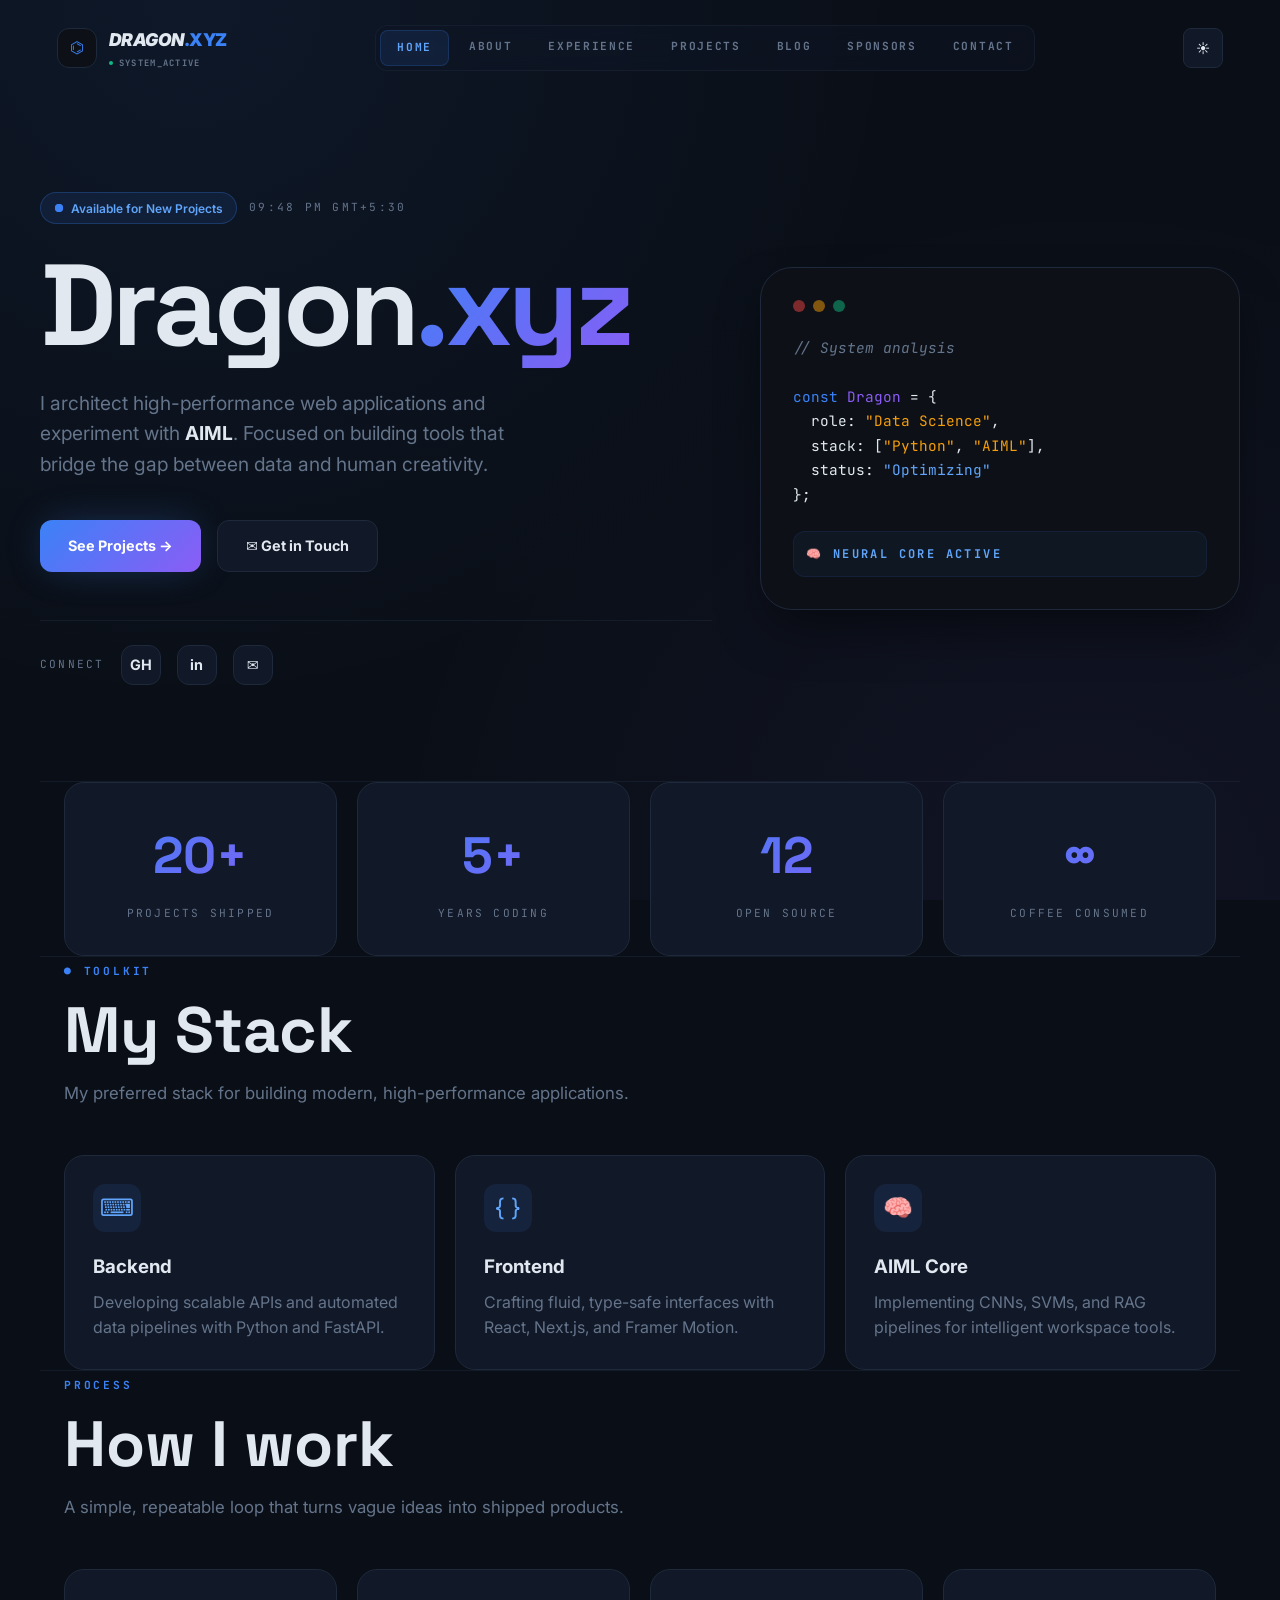
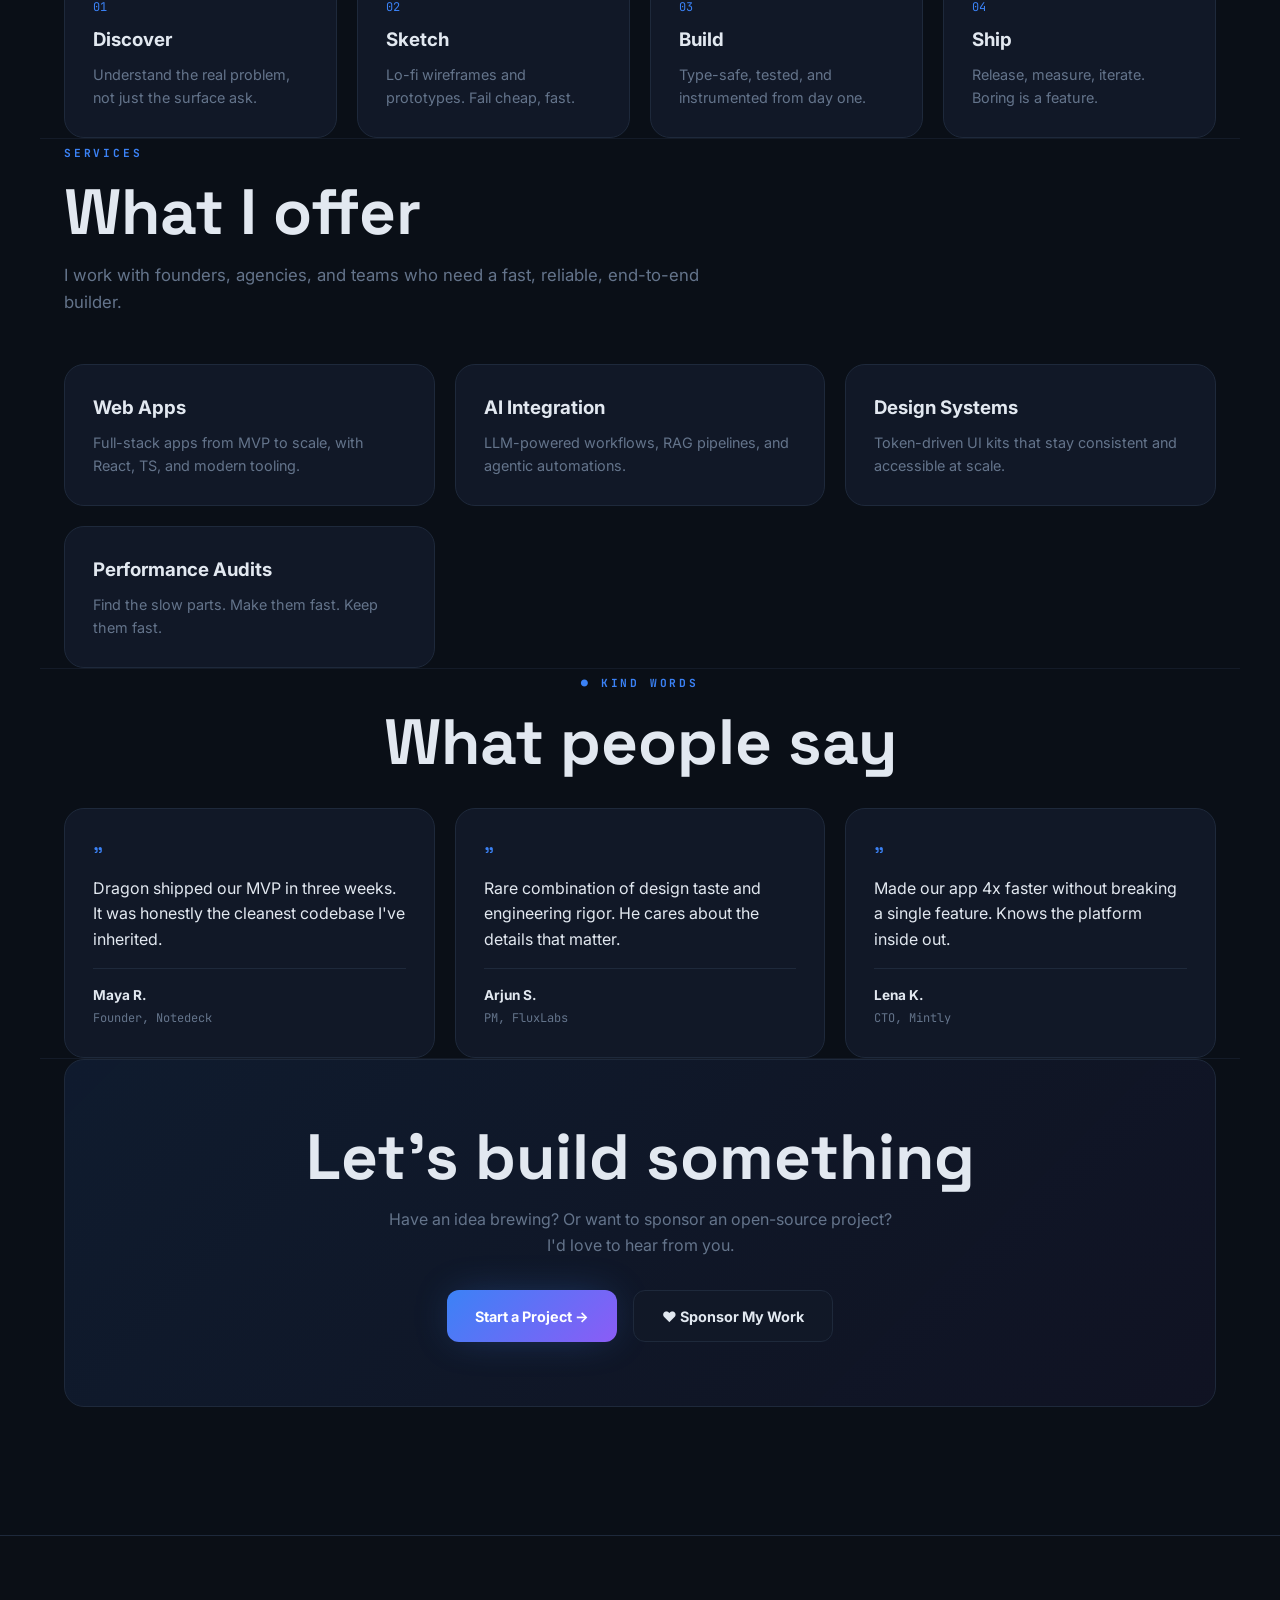
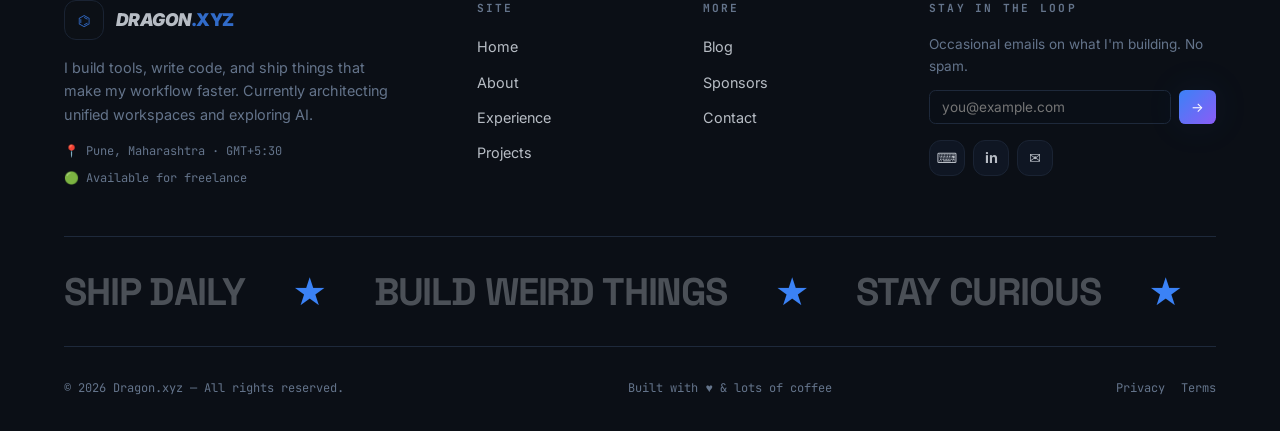
<file: index.html>
<!doctype html>
<html lang="en" class="dark">
<head>
  <meta charset="UTF-8" />
  <meta name="viewport" content="width=device-width, initial-scale=1" />
  <title>Dragon.xyz — Coder · Creator · Hacker</title>
  <meta name="description" content="Personal portfolio of a developer building tools, writing code, and shipping things." />
  <link rel="preconnect" href="https://fonts.googleapis.com">
  <link rel="preconnect" href="https://fonts.gstatic.com" crossorigin>
  <link href="https://fonts.googleapis.com/css2?family=Inter:wght@400;500;600;700;900&family=JetBrains+Mono:wght@400;700&family=Space+Grotesk:wght@400;700;900&display=swap" rel="stylesheet">
  <link rel="stylesheet" href="/styles.css" />
</head>
<body>
  <main>
    <!-- HERO -->
    <section class="container hero">
      <div class="hero-grid">
        <div>
          <div style="display:flex; align-items:center; gap:.75rem; margin-bottom:1.5rem">
            <div class="live-pill"><span class="ping"></span> Available for New Projects</div>
            <span class="font-mono" style="font-size:.7rem; color:var(--muted); text-transform:uppercase; letter-spacing:.2em" id="clock">— GMT+5:30</span>
          </div>
          <h1>Dragon<span class="text-gradient">.xyz</span></h1>
          <p class="lead">I architect high-performance web applications and experiment with <strong style="color:var(--text)">AIML</strong>. Focused on building tools that bridge the gap between data and human creativity.</p>
          <div class="hero-actions">
            <a href="/clono/projects/" class="btn btn-primary">See Projects →</a>
            <a href="/clono/contact/" class="btn">✉ Get in Touch</a>
          </div>
          <div style="display:flex; align-items:center; gap:1rem; padding-top:1.5rem; border-top:1px solid rgba(30,41,59,.5)">
            <span class="font-mono" style="font-size:.7rem; color:var(--muted); text-transform:uppercase; letter-spacing:.2em">Connect</span>
            <a href="https://github.com/DragonJ-Mj" class="btn" style="padding:.5rem; width:40px; height:40px; justify-content:center">GH</a>
            <a href="https://linkedin.com/in/dragonmj" class="btn" style="padding:.5rem; width:40px; height:40px; justify-content:center">in</a>
            <a href="mailto:imdragonmj@gmail.com" class="btn" style="padding:.5rem; width:40px; height:40px; justify-content:center">✉</a>
          </div>
        </div>

        <div class="code-card">
          <div class="code-dots"><span class="code-dot r"></span><span class="code-dot y"></span><span class="code-dot g"></span></div>
          <div class="cmt">// System analysis</div><br>
          <span class="kw">const</span> <span class="name">Dragon</span> = {<br>
          &nbsp;&nbsp;role: <span class="str">"Data Science"</span>,<br>
          &nbsp;&nbsp;stack: [<span class="str">"Python"</span>, <span class="str">"AIML"</span>],<br>
          &nbsp;&nbsp;status: <span class="num">"Optimizing"</span><br>
          };
          <div style="margin-top:1.5rem; padding:.75rem; background:rgba(59,130,246,.05); border:1px solid rgba(59,130,246,.1); border-radius:.75rem; color:var(--accent-2); font-size:.75rem; text-transform:uppercase; letter-spacing:.2em; font-weight:700">
            🧠 Neural Core Active
          </div>
        </div>
      </div>
    </section>

    <!-- STATS -->
    <section class="container">
      <div class="grid grid-4">
        <div class="card stat-card"><div class="stat-num">20+</div><div class="stat-label">Projects Shipped</div></div>
        <div class="card stat-card"><div class="stat-num">5+</div><div class="stat-label">Years Coding</div></div>
        <div class="card stat-card"><div class="stat-num">12</div><div class="stat-label">Open Source</div></div>
        <div class="card stat-card"><div class="stat-num">∞</div><div class="stat-label">Coffee Consumed</div></div>
      </div>
    </section>

    <!-- TOOLKIT -->
    <section class="container">
      <div class="section-label">● Toolkit</div>
      <h2 class="section-title">My Stack</h2>
      <p class="section-desc">My preferred stack for building modern, high-performance applications.</p>
      <div class="grid grid-3">
        <div class="card"><div class="tool-icon">⌨</div><h3>Backend</h3><p style="color:var(--muted); margin-top:.5rem">Developing scalable APIs and automated data pipelines with Python and FastAPI.</p></div>
        <div class="card"><div class="tool-icon">{ }</div><h3>Frontend</h3><p style="color:var(--muted); margin-top:.5rem">Crafting fluid, type-safe interfaces with React, Next.js, and Framer Motion.</p></div>
        <div class="card"><div class="tool-icon">🧠</div><h3>AIML Core</h3><p style="color:var(--muted); margin-top:.5rem">Implementing CNNs, SVMs, and RAG pipelines for intelligent workspace tools.</p></div>
      </div>
    </section>

    <!-- PROCESS -->
    <section class="container">
      <div class="section-label">Process</div>
      <h2 class="section-title">How I work</h2>
      <p class="section-desc">A simple, repeatable loop that turns vague ideas into shipped products.</p>
      <div class="grid grid-4">
        <div class="card process-step"><div class="num">01</div><h3>Discover</h3><p style="color:var(--muted); margin-top:.5rem; font-size:.9rem">Understand the real problem, not just the surface ask.</p></div>
        <div class="card process-step"><div class="num">02</div><h3>Sketch</h3><p style="color:var(--muted); margin-top:.5rem; font-size:.9rem">Lo-fi wireframes and prototypes. Fail cheap, fast.</p></div>
        <div class="card process-step"><div class="num">03</div><h3>Build</h3><p style="color:var(--muted); margin-top:.5rem; font-size:.9rem">Type-safe, tested, and instrumented from day one.</p></div>
        <div class="card process-step"><div class="num">04</div><h3>Ship</h3><p style="color:var(--muted); margin-top:.5rem; font-size:.9rem">Release, measure, iterate. Boring is a feature.</p></div>
      </div>
    </section>

    <!-- SERVICES -->
    <section class="container">
      <div class="section-label">Services</div>
      <h2 class="section-title">What I offer</h2>
      <p class="section-desc">I work with founders, agencies, and teams who need a fast, reliable, end-to-end builder.</p>
      <div class="grid grid-2">
        <div class="card"><h3>Web Apps</h3><p style="color:var(--muted); margin-top:.5rem; font-size:.9rem">Full-stack apps from MVP to scale, with React, TS, and modern tooling.</p></div>
        <div class="card"><h3>AI Integration</h3><p style="color:var(--muted); margin-top:.5rem; font-size:.9rem">LLM-powered workflows, RAG pipelines, and agentic automations.</p></div>
        <div class="card"><h3>Design Systems</h3><p style="color:var(--muted); margin-top:.5rem; font-size:.9rem">Token-driven UI kits that stay consistent and accessible at scale.</p></div>
        <div class="card"><h3>Performance Audits</h3><p style="color:var(--muted); margin-top:.5rem; font-size:.9rem">Find the slow parts. Make them fast. Keep them fast.</p></div>
      </div>
    </section>

    <!-- TESTIMONIALS -->
    <section class="container">
      <div style="text-align:center">
        <div class="section-label">● Kind Words</div>
        <h2 class="section-title">What people say</h2>
      </div>
      <div class="grid grid-3" style="margin-top:2rem">
        <div class="card"><p style="font-size:1.5rem; color:var(--accent); font-family:var(--font-display)">"</p><p>Dragon shipped our MVP in three weeks. It was honestly the cleanest codebase I've inherited.</p><p style="margin-top:1rem; padding-top:1rem; border-top:1px solid var(--border); font-size:.85rem"><strong>Maya R.</strong><br><span class="font-mono" style="color:var(--muted); font-size:.75rem">Founder, Notedeck</span></p></div>
        <div class="card"><p style="font-size:1.5rem; color:var(--accent); font-family:var(--font-display)">"</p><p>Rare combination of design taste and engineering rigor. He cares about the details that matter.</p><p style="margin-top:1rem; padding-top:1rem; border-top:1px solid var(--border); font-size:.85rem"><strong>Arjun S.</strong><br><span class="font-mono" style="color:var(--muted); font-size:.75rem">PM, FluxLabs</span></p></div>
        <div class="card"><p style="font-size:1.5rem; color:var(--accent); font-family:var(--font-display)">"</p><p>Made our app 4x faster without breaking a single feature. Knows the platform inside out.</p><p style="margin-top:1rem; padding-top:1rem; border-top:1px solid var(--border); font-size:.85rem"><strong>Lena K.</strong><br><span class="font-mono" style="color:var(--muted); font-size:.75rem">CTO, Mintly</span></p></div>
      </div>
    </section>

    <!-- CTA -->
    <section class="container">
      <div class="card" style="text-align:center; padding:4rem 2rem; background:linear-gradient(135deg, rgba(59,130,246,.1), rgba(139,92,246,.05))">
        <h2 class="section-title" style="margin-bottom:1rem">Let's build something</h2>
        <p style="color:var(--muted); margin-bottom:2rem; max-width:520px; margin-left:auto; margin-right:auto">Have an idea brewing? Or want to sponsor an open-source project? I'd love to hear from you.</p>
        <div style="display:flex; gap:1rem; justify-content:center; flex-wrap:wrap">
          <a href="/clono/contact/" class="btn btn-primary">Start a Project →</a>
          <a href="/clono/sponsors/" class="btn">♥ Sponsor My Work</a>
        </div>
      </div>
    </section>
  </main>

  <script src="/script.js"></script>
  <script>
    mountChrome('/');
    function tick(){const d=new Date();document.getElementById('clock').textContent = d.toLocaleTimeString([], {hour:'2-digit',minute:'2-digit'}) + ' GMT+5:30';}
    tick(); setInterval(tick, 30000);
  </script>
</body>
</html>
</file>
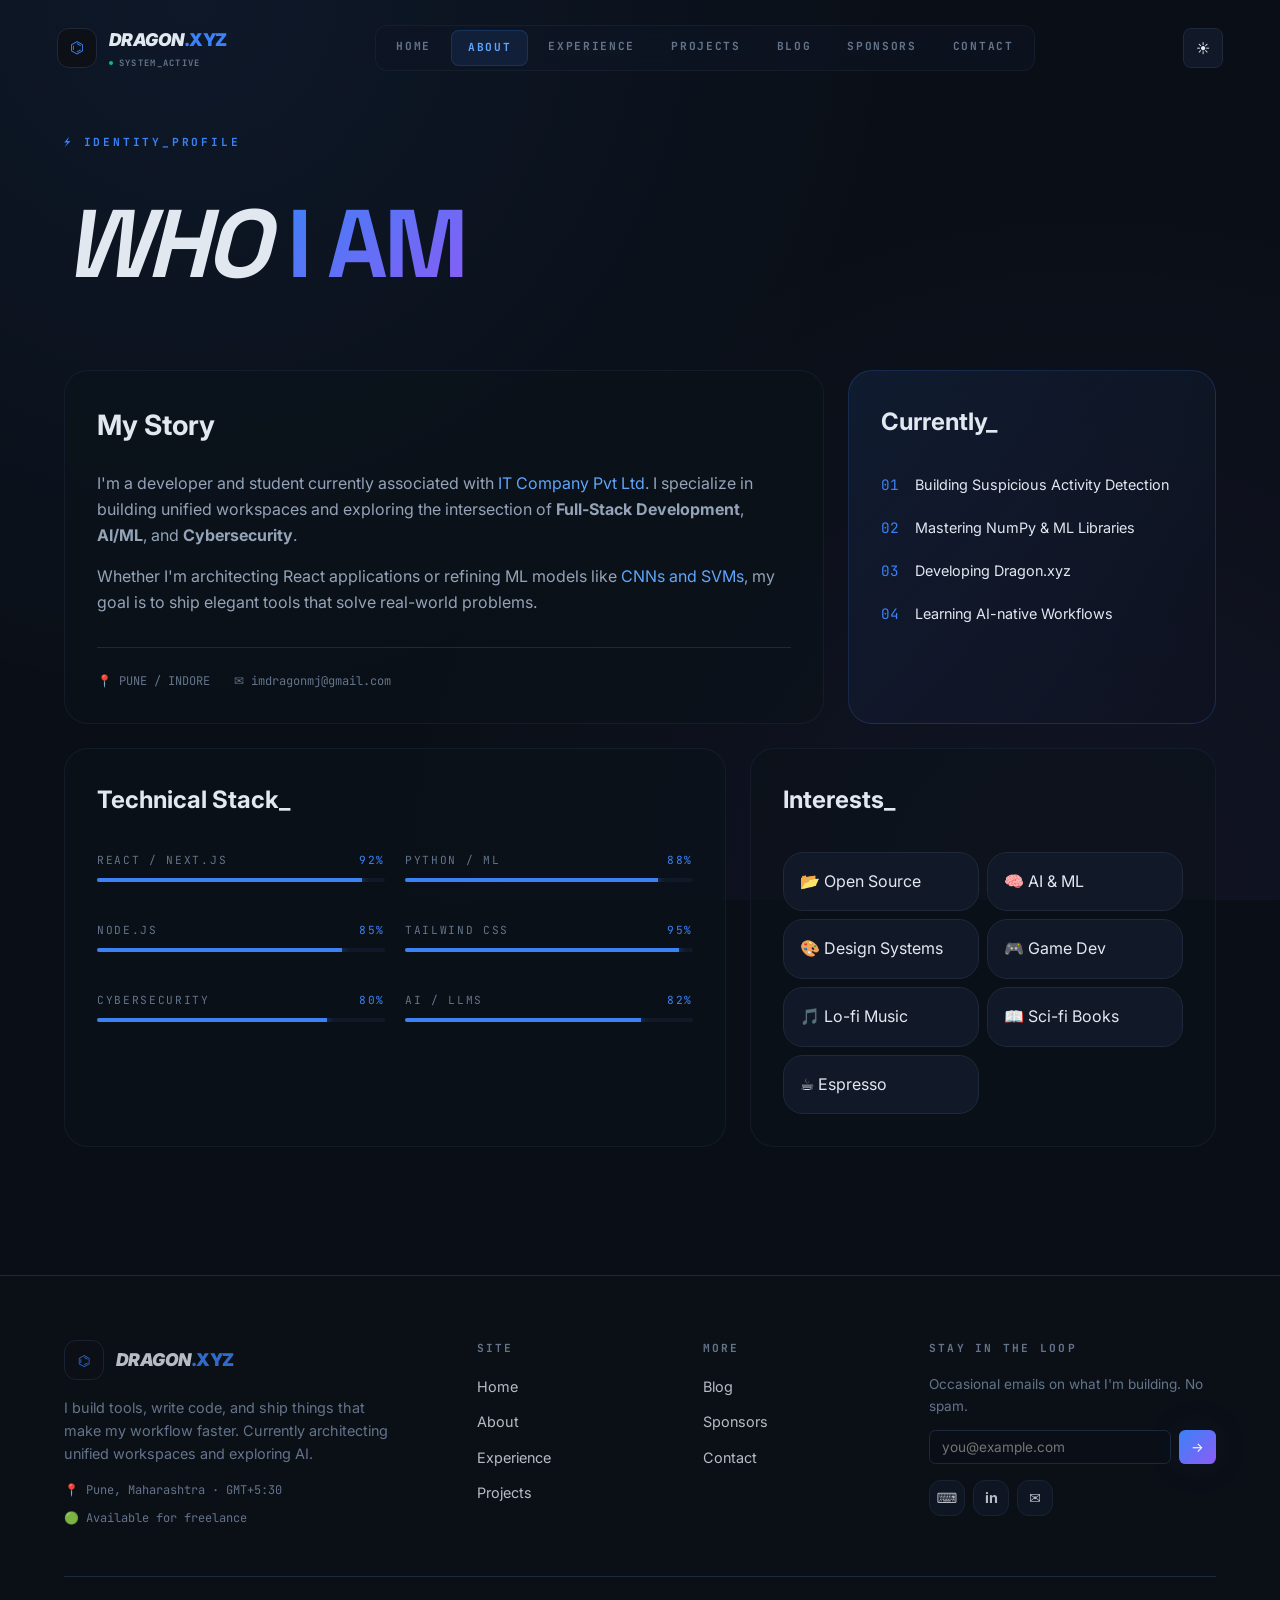
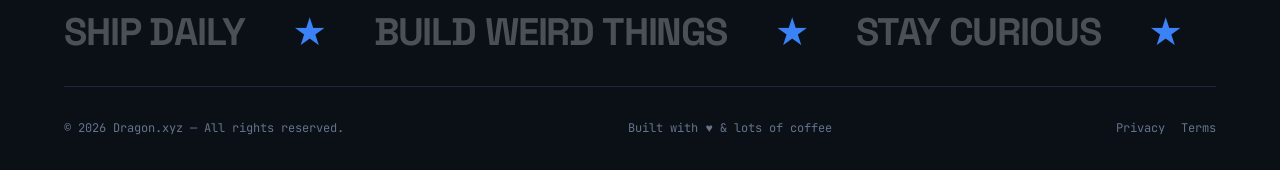
<file: about/index.html>
<!doctype html>
<html lang="en" class="dark">
<head>
  <meta charset="UTF-8" /><meta name="viewport" content="width=device-width, initial-scale=1" />
  <title>About — Dragon.xyz</title>
  <meta name="description" content="Developer building unified workspaces. Skills, interests, and the story behind the code." />
  <link href="https://fonts.googleapis.com/css2?family=Inter:wght@400;500;600;700;900&family=JetBrains+Mono:wght@400;700&family=Space+Grotesk:wght@400;700;900&display=swap" rel="stylesheet">
  <link rel="stylesheet" href="/styles.css" />
</head>
<body>
  <main>
    <div class="container">
      <div class="section-label">⚡ Identity_Profile</div>
      <h1 style="font-family:var(--font-display); font-size:clamp(3rem,8vw,6rem); font-style:italic; text-transform:uppercase; letter-spacing:-.04em; margin-bottom:3rem">WHO <span class="text-gradient" style="font-style:normal">I AM</span></h1>

      <div class="bento">
        <div class="col-8">
          <h2 style="font-size:1.75rem; margin-bottom:1.5rem">My Story</h2>
          <p style="color:var(--muted-2); margin-bottom:1rem">I'm a developer and student currently associated with <span style="color:var(--accent-2)">IT Company Pvt Ltd</span>. I specialize in building unified workspaces and exploring the intersection of <strong>Full-Stack Development</strong>, <strong>AI/ML</strong>, and <strong>Cybersecurity</strong>.</p>
          <p style="color:var(--muted-2)">Whether I'm architecting React applications or refining ML models like <span style="color:var(--accent-2)">CNNs and SVMs</span>, my goal is to ship elegant tools that solve real-world problems.</p>
          <div style="display:flex; flex-wrap:wrap; gap:1.5rem; margin-top:2rem; padding-top:1.5rem; border-top:1px solid var(--border)">
            <div class="font-mono" style="font-size:.75rem; color:var(--muted)">📍 PUNE / INDORE</div>
            <div class="font-mono" style="font-size:.75rem; color:var(--muted)">✉ imdragonmj@gmail.com</div>
          </div>
        </div>

        <div class="col-4" style="background:linear-gradient(135deg, rgba(59,130,246,.1), transparent); border-color:rgba(59,130,246,.2)">
          <h2 style="font-size:1.5rem; margin-bottom:2rem">Currently_</h2>
          <ul style="list-style:none; display:flex; flex-direction:column; gap:1.25rem; font-size:.9rem">
            <li style="display:flex; gap:1rem"><span class="font-mono" style="color:var(--accent)">01</span> Building Suspicious Activity Detection</li>
            <li style="display:flex; gap:1rem"><span class="font-mono" style="color:var(--accent)">02</span> Mastering NumPy &amp; ML Libraries</li>
            <li style="display:flex; gap:1rem"><span class="font-mono" style="color:var(--accent)">03</span> Developing Dragon.xyz</li>
            <li style="display:flex; gap:1rem"><span class="font-mono" style="color:var(--accent)">04</span> Learning AI-native Workflows</li>
          </ul>
        </div>

        <div class="col-7">
          <h2 style="font-size:1.5rem; margin-bottom:2rem">Technical Stack_</h2>
          <div id="skills" class="grid grid-2"></div>
        </div>

        <div class="col-5">
          <h2 style="font-size:1.5rem; margin-bottom:2rem">Interests_</h2>
          <div class="grid" style="grid-template-columns:1fr 1fr; gap:.5rem">
            <div class="card" style="padding:1rem">📂 Open Source</div>
            <div class="card" style="padding:1rem">🧠 AI &amp; ML</div>
            <div class="card" style="padding:1rem">🎨 Design Systems</div>
            <div class="card" style="padding:1rem">🎮 Game Dev</div>
            <div class="card" style="padding:1rem">🎵 Lo-fi Music</div>
            <div class="card" style="padding:1rem">📖 Sci-fi Books</div>
            <div class="card" style="padding:1rem">☕ Espresso</div>
          </div>
        </div>
      </div>
    </div>
  </main>

  <script src="/script.js"></script>
  <script>
    mountChrome('/about/');
    const skills = [
      ['React / Next.js', 92], ['Python / ML', 88], ['Node.js', 85],
      ['Tailwind CSS', 95], ['Cybersecurity', 80], ['AI / LLMs', 82],
    ];
    document.getElementById('skills').innerHTML = skills.map(([n, l]) => `
      <div class="skill">
        <div style="display:flex; justify-content:space-between; margin-bottom:.5rem; font-size:.7rem; font-family:var(--font-mono); text-transform:uppercase; letter-spacing:.15em; color:var(--muted)">
          <span>${n}</span><span style="color:var(--accent)">${l}%</span>
        </div>
        <div class="skill-bar"><div style="width:0" data-w="${l}%"></div></div>
      </div>`).join('');
    setTimeout(() => document.querySelectorAll('.skill-bar > div').forEach(b => b.style.width = b.dataset.w), 100);
  </script>
</body>
</html>
</file>
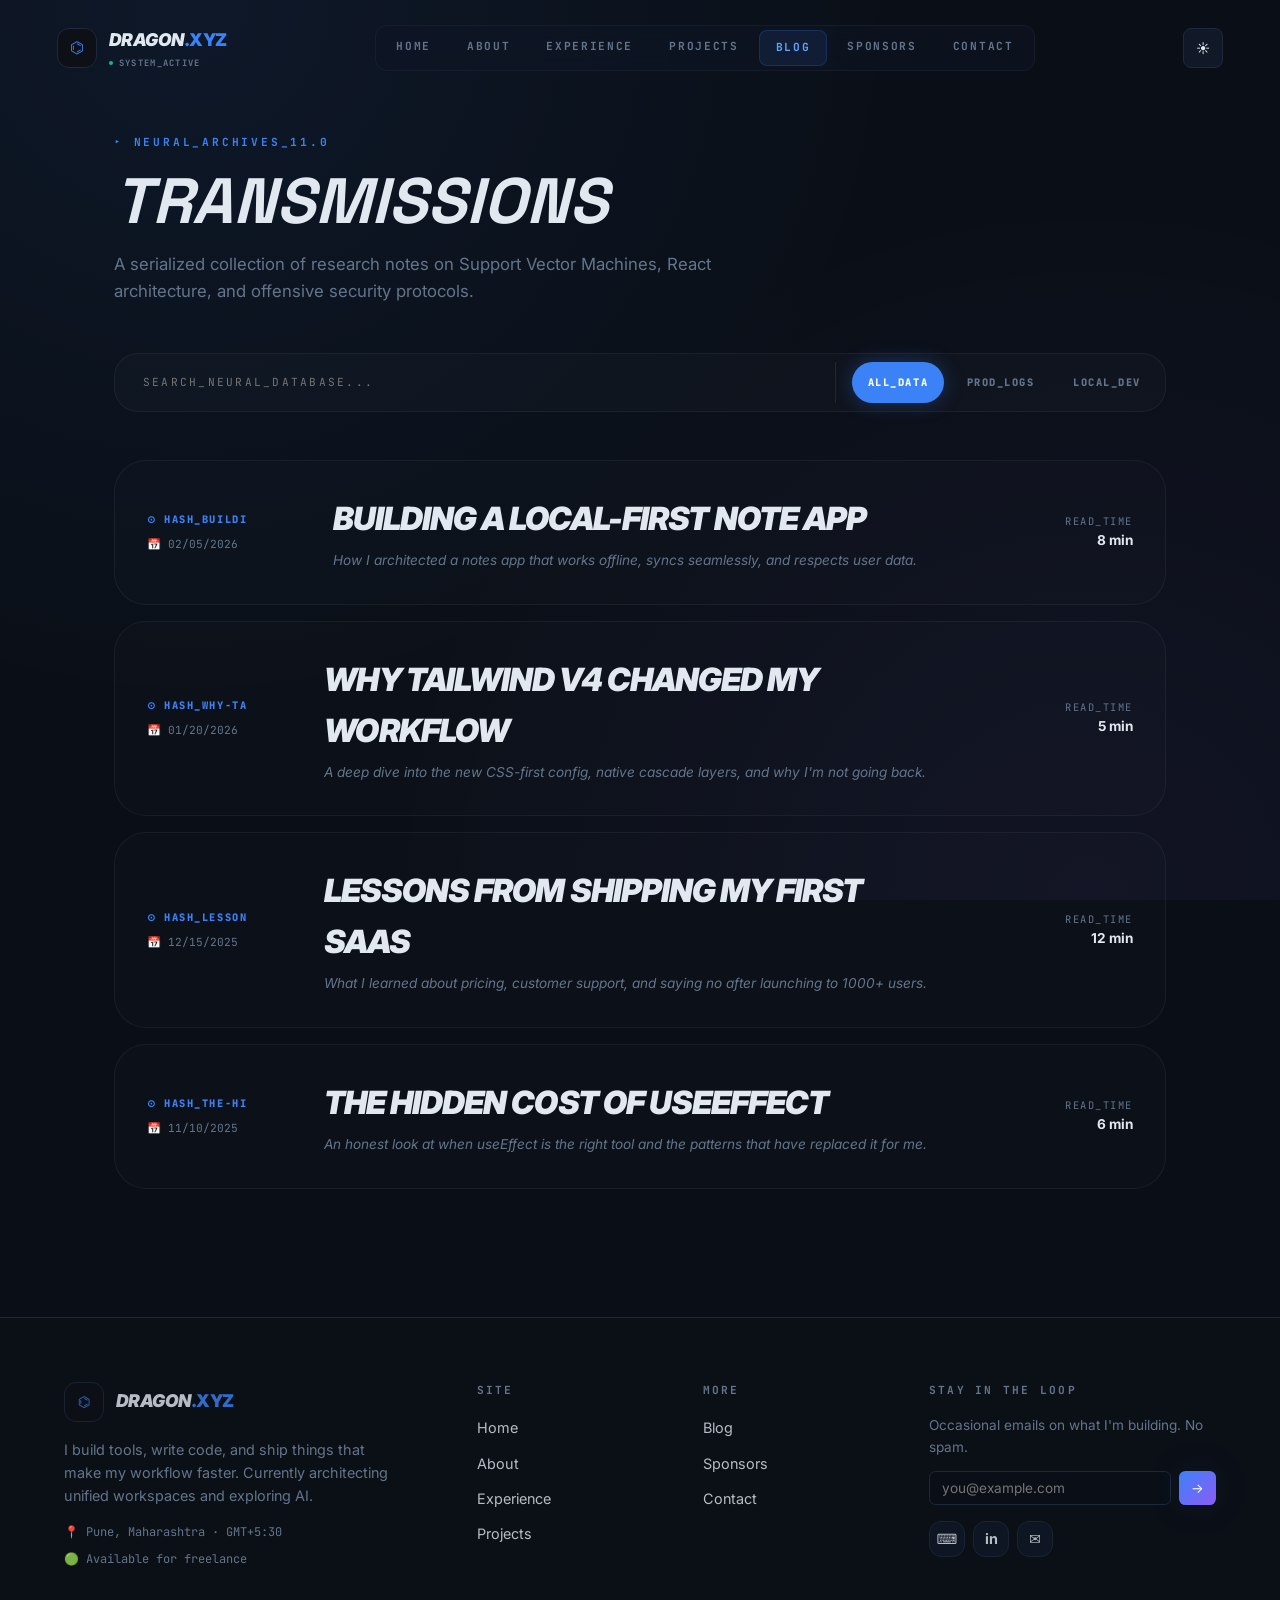
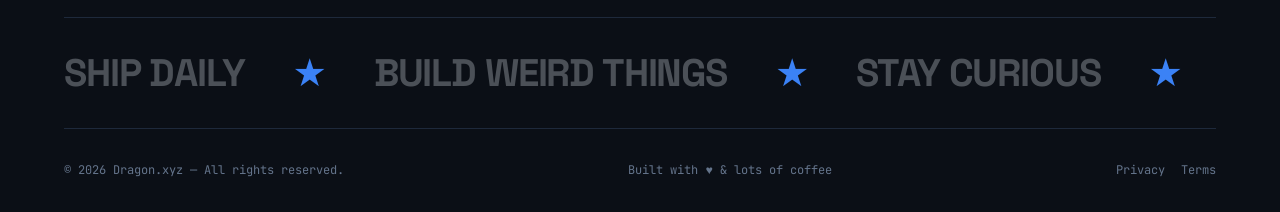
<file: blog/index.html>
<!doctype html>
<html lang="en" class="dark">
<head>
  <meta charset="UTF-8" /><meta name="viewport" content="width=device-width, initial-scale=1" />
  <title>Archives — Dragon.xyz</title>
  <meta name="description" content="Neural logs and technical deployment history." />
  <link href="https://fonts.googleapis.com/css2?family=Inter:wght@400;500;600;700;900&family=JetBrains+Mono:wght@400;700&family=Space+Grotesk:wght@400;700;900&display=swap" rel="stylesheet">
  <link rel="stylesheet" href="/styles.css" />
</head>
<body>
  <main>
    <div class="container" style="max-width:1100px">
      <div class="section-label">▸ Neural_Archives_11.0</div>
      <h1 class="section-title" style="font-style:italic; text-transform:uppercase">Transmissions</h1>
      <p class="section-desc">A serialized collection of research notes on Support Vector Machines, React architecture, and offensive security protocols.</p>

      <div style="display:flex; flex-wrap:wrap; gap:1rem; padding:.5rem; background:rgba(255,255,255,.02); border:1px solid rgba(255,255,255,.05); border-radius:1.5rem; margin-bottom:3rem">
        <input id="q" type="text" placeholder="SEARCH_NEURAL_DATABASE..." style="flex:1; min-width:200px; padding:.85rem 1.25rem; background:transparent; border:none; outline:none; color:var(--text); font-family:var(--font-mono); font-size:.7rem; text-transform:uppercase; letter-spacing:.2em" oninput="render()" />
        <div style="display:flex; gap:.4rem; padding-left:1rem; border-left:1px solid var(--border)">
          <button data-f="all" class="filter active">All_Data</button>
          <button data-f="published" class="filter">Prod_Logs</button>
          <button data-f="draft" class="filter">Local_Dev</button>
        </div>
      </div>

      <div id="list" class="blog-list"></div>
    </div>
  </main>

  <style>
    .filter { padding:.5rem 1rem; border-radius:999px; font-family:var(--font-mono); font-size:.65rem; font-weight:900; text-transform:uppercase; letter-spacing:.15em; color:var(--muted); }
    .filter.active { background:var(--accent); color:white; box-shadow:0 0 20px rgba(59,130,246,.3); }
  </style>

  <script src="/script.js"></script>
  <script src="/blog/posts.js"></script>
  <script>
    mountChrome('/blog/');
    let filter = 'all';
    document.querySelectorAll('.filter').forEach(b => b.addEventListener('click', () => {
      document.querySelectorAll('.filter').forEach(x => x.classList.remove('active'));
      b.classList.add('active'); filter = b.dataset.f; render();
    }));
    function render() {
      const q = document.getElementById('q').value.toLowerCase();
      const filtered = window.POSTS.filter(p => {
        const okF = filter === 'all' || p.status === filter;
        const okQ = !q || p.title.toLowerCase().includes(q) || p.tags.some(t => t.toLowerCase().includes(q));
        return okF && okQ;
      });
      document.getElementById('list').innerHTML = filtered.length ? filtered.map(p => `
        <a class="blog-item" href="/blog/post.html?slug=${p.slug}">
          <div>
            <div class="font-mono" style="font-size:.65rem; color:var(--accent); font-weight:900; text-transform:uppercase; letter-spacing:.15em">⊙ Hash_${p.slug.substring(0,6)}</div>
            <div class="font-mono" style="font-size:.7rem; color:var(--muted); margin-top:.5rem">📅 ${p.date}</div>
          </div>
          <div>
            <h3>${p.title}</h3>
            <p style="color:var(--muted); font-size:.85rem; font-style:italic; margin-top:.35rem; overflow:hidden; text-overflow:ellipsis; white-space:nowrap">${p.excerpt}</p>
          </div>
          <div style="text-align:right">
            <div class="font-mono" style="font-size:.65rem; color:var(--muted); text-transform:uppercase; letter-spacing:.15em">Read_Time</div>
            <div style="font-size:.85rem; font-weight:700">${p.readTime}</div>
          </div>
        </a>`).join('') : `<p style="text-align:center; color:var(--muted); padding:3rem">No transmissions found.</p>`;
    }
    render();
  </script>
</body>
</html>
</file>
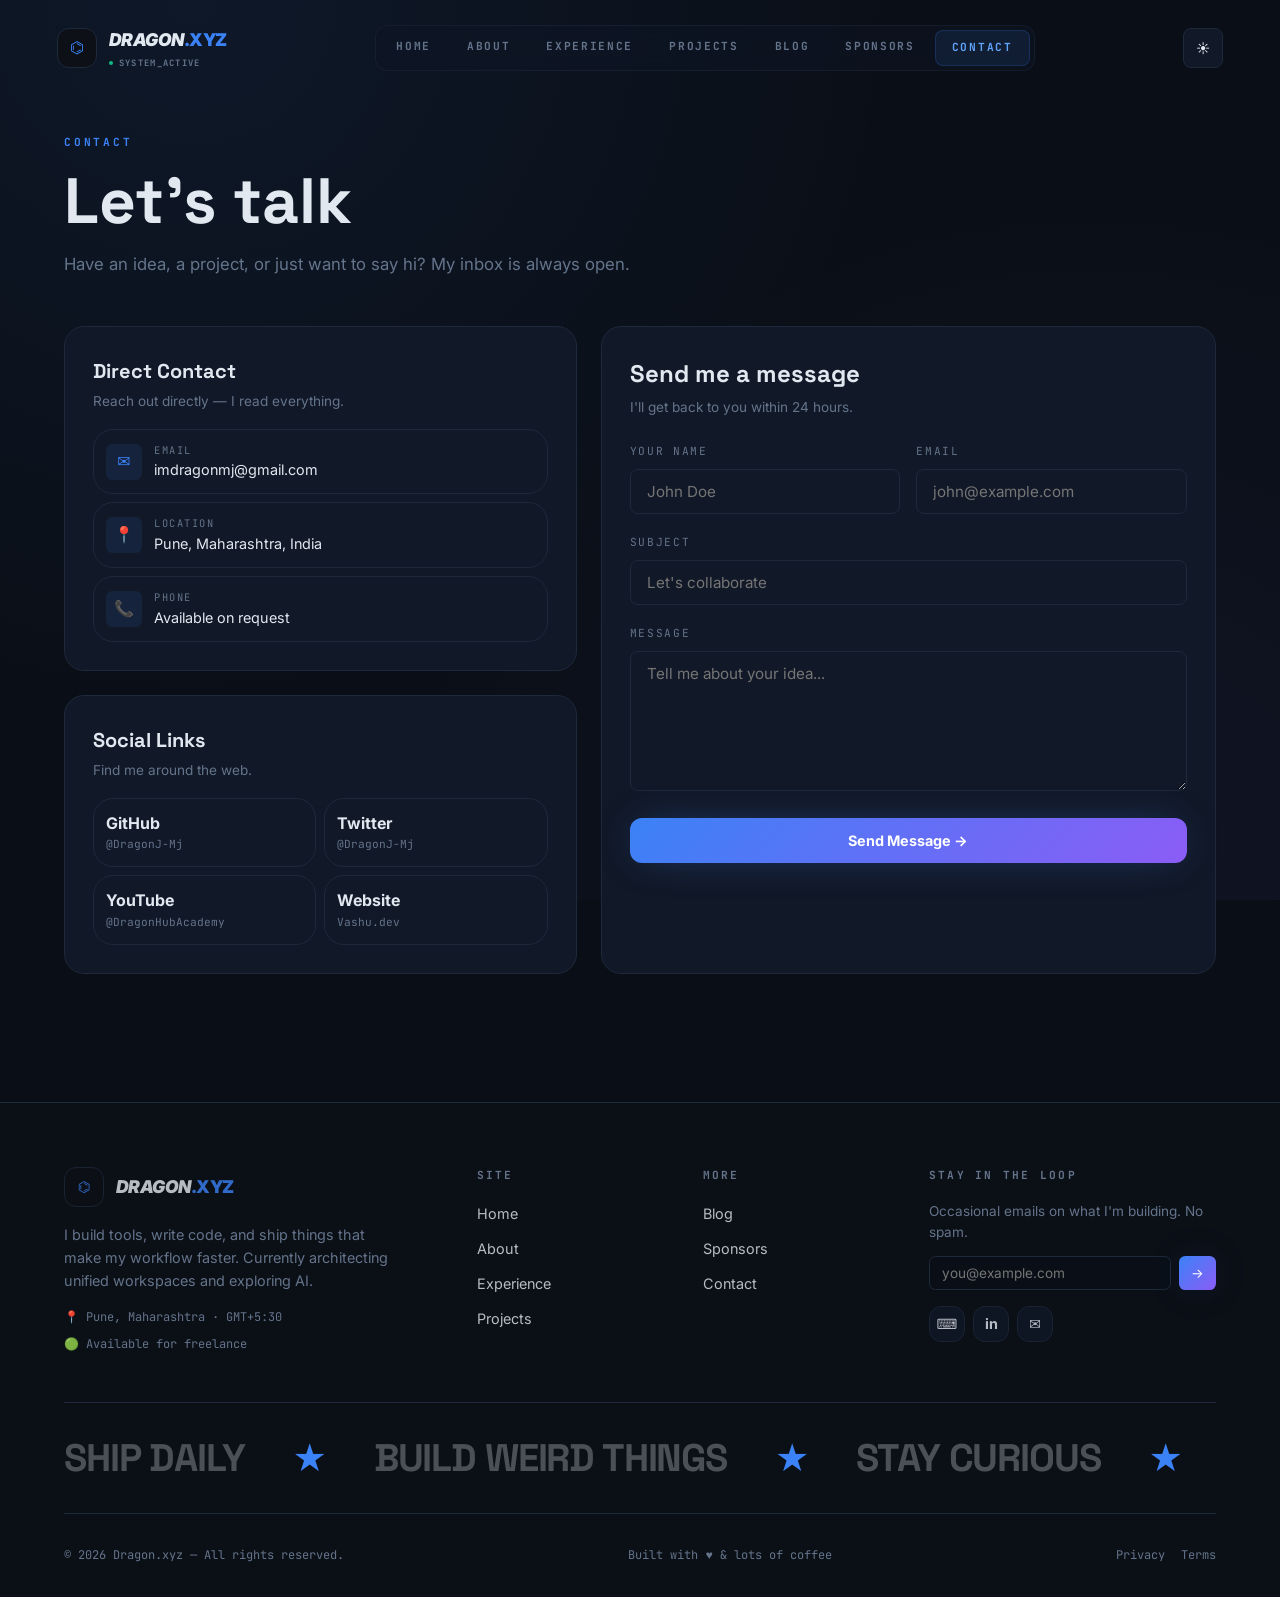
<file: contact/index.html>
<!doctype html>
<html lang="en" class="dark">
<head>
  <meta charset="UTF-8" /><meta name="viewport" content="width=device-width, initial-scale=1" />
  <title>Contact — Dragon.xyz</title>
  <meta name="description" content="Get in touch — email, social, or direct message." />
  <link href="https://fonts.googleapis.com/css2?family=Inter:wght@400;500;600;700;900&family=JetBrains+Mono:wght@400;700&family=Space+Grotesk:wght@400;700;900&display=swap" rel="stylesheet">
  <link rel="stylesheet" href="/styles.css" />
</head>
<body>
  <main>
    <div class="container">
      <div class="section-label">Contact</div>
      <h1 class="section-title">Let's talk</h1>
      <p class="section-desc">Have an idea, a project, or just want to say hi? My inbox is always open.</p>

      <div class="grid" style="grid-template-columns:1fr 1.2fr; gap:1.5rem">
        <div style="display:flex; flex-direction:column; gap:1.5rem">
          <div class="card">
            <h2 style="font-family:var(--font-display); font-size:1.25rem; margin-bottom:.25rem">Direct Contact</h2>
            <p style="color:var(--muted); font-size:.85rem; margin-bottom:1rem">Reach out directly — I read everything.</p>
            <a href="mailto:imdragonmj@gmail.com" class="card" style="display:flex; gap:.75rem; padding:.75rem; align-items:center; background:var(--surface)"><span style="width:36px; height:36px; border-radius:.4rem; background:rgba(59,130,246,.1); color:var(--accent); display:grid; place-items:center">✉</span><div><div class="font-mono" style="font-size:.65rem; color:var(--muted); text-transform:uppercase; letter-spacing:.15em">Email</div><div style="font-size:.9rem">imdragonmj@gmail.com</div></div></a>
            <div class="card" style="display:flex; gap:.75rem; padding:.75rem; align-items:center; background:var(--surface); margin-top:.5rem"><span style="width:36px; height:36px; border-radius:.4rem; background:rgba(59,130,246,.1); color:var(--accent); display:grid; place-items:center">📍</span><div><div class="font-mono" style="font-size:.65rem; color:var(--muted); text-transform:uppercase; letter-spacing:.15em">Location</div><div style="font-size:.9rem">Pune, Maharashtra, India</div></div></div>
            <div class="card" style="display:flex; gap:.75rem; padding:.75rem; align-items:center; background:var(--surface); margin-top:.5rem"><span style="width:36px; height:36px; border-radius:.4rem; background:rgba(59,130,246,.1); color:var(--accent); display:grid; place-items:center">📞</span><div><div class="font-mono" style="font-size:.65rem; color:var(--muted); text-transform:uppercase; letter-spacing:.15em">Phone</div><div style="font-size:.9rem">Available on request</div></div></div>
          </div>

          <div class="card">
            <h2 style="font-family:var(--font-display); font-size:1.25rem; margin-bottom:.25rem">Social Links</h2>
            <p style="color:var(--muted); font-size:.85rem; margin-bottom:1rem">Find me around the web.</p>
            <div class="grid" style="grid-template-columns:1fr 1fr; gap:.5rem">
              <a href="https://github.com/DragonJ-Mj" class="card" style="padding:.75rem; background:var(--surface)"><strong>GitHub</strong><div class="font-mono" style="font-size:.7rem; color:var(--muted)">@DragonJ-Mj</div></a>
              <a href="https://twitter.com/DragonJ-Mj" class="card" style="padding:.75rem; background:var(--surface)"><strong>Twitter</strong><div class="font-mono" style="font-size:.7rem; color:var(--muted)">@DragonJ-Mj</div></a>
              <a href="https://www.youtube.com/@DragonHubAcademy" class="card" style="padding:.75rem; background:var(--surface)"><strong>YouTube</strong><div class="font-mono" style="font-size:.7rem; color:var(--muted)">@DragonHubAcademy</div></a>
              <a href="https://my-portfolio-new-beta-coral.vercel.app/" class="card" style="padding:.75rem; background:var(--surface)"><strong>Website</strong><div class="font-mono" style="font-size:.7rem; color:var(--muted)">Vashu.dev</div></a>
            </div>
          </div>
        </div>

        <form id="cf" class="card" onsubmit="submitContact(event)">
          <h2 style="font-family:var(--font-display); font-size:1.5rem; margin-bottom:.25rem">Send me a message</h2>
          <p style="color:var(--muted); font-size:.85rem; margin-bottom:1.5rem">I'll get back to you within 24 hours.</p>
          <div class="field-row">
            <div class="field"><label>Your Name</label><input name="name" placeholder="John Doe" required /></div>
            <div class="field"><label>Email</label><input name="email" type="email" placeholder="john@example.com" required /></div>
          </div>
          <div class="field"><label>Subject</label><input name="subject" placeholder="Let's collaborate" required /></div>
          <div class="field"><label>Message</label><textarea name="message" rows="6" placeholder="Tell me about your idea..." required></textarea></div>
          <button type="submit" class="btn btn-primary" style="width:100%; justify-content:center">Send Message →</button>
          <p id="cf-msg" style="text-align:center; color:var(--green); margin-top:1rem; display:none">Opening WhatsApp & email — please send to deliver your message.</p>
        </form>
      </div>
    </div>
  </main>

  <style>
    @media (max-width:900px){ main .grid[style*="grid-template-columns:1fr 1.2fr"]{grid-template-columns:1fr !important} }
  </style>

  <script src="/script.js"></script>
  <script>
    mountChrome('/contact/');
    function submitContact(e){
      e.preventDefault();
      const fd = new FormData(e.target);
      notifyOwner(`New Contact — ${fd.get('subject')}`, {
        Name: fd.get('name'), Email: fd.get('email'),
        Subject: fd.get('subject'), Message: fd.get('message'),
      });
      document.getElementById('cf-msg').style.display = 'block';
      e.target.reset();
    }
  </script>
</body>
</html>
</file>
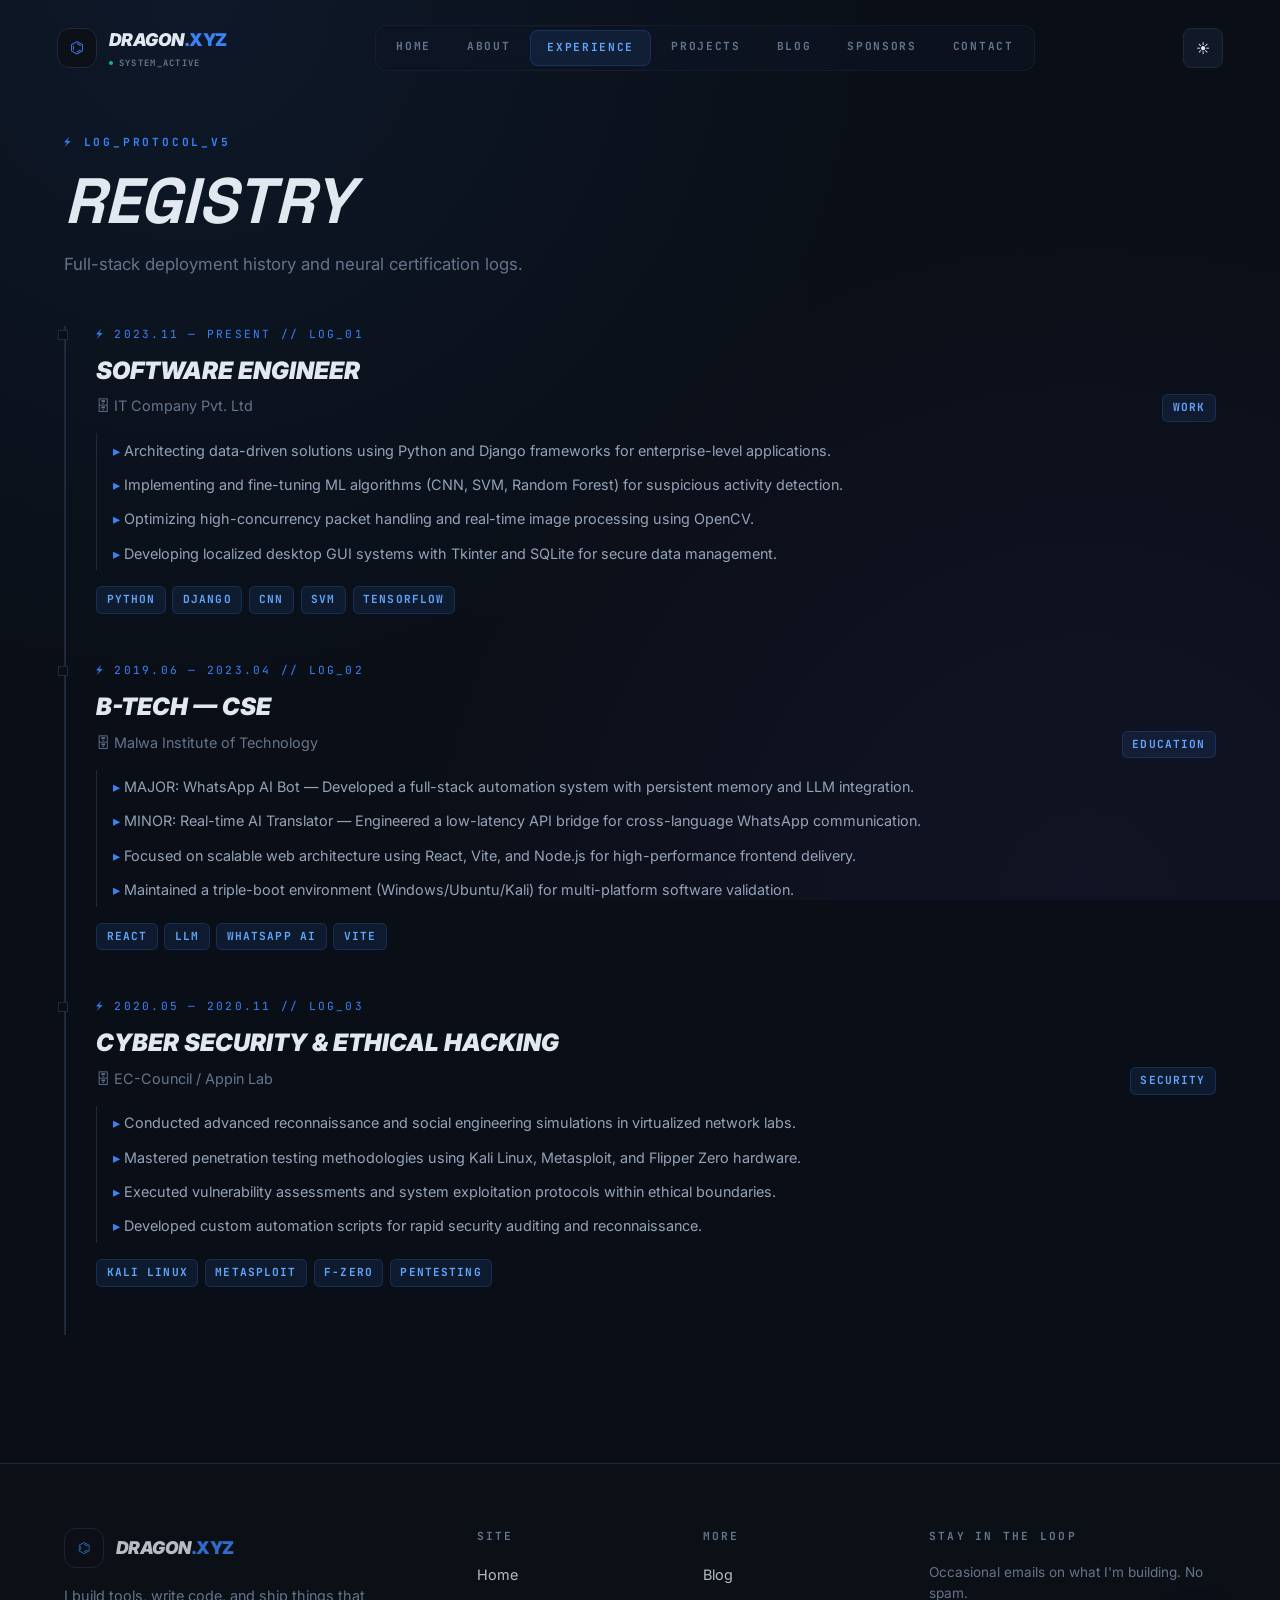
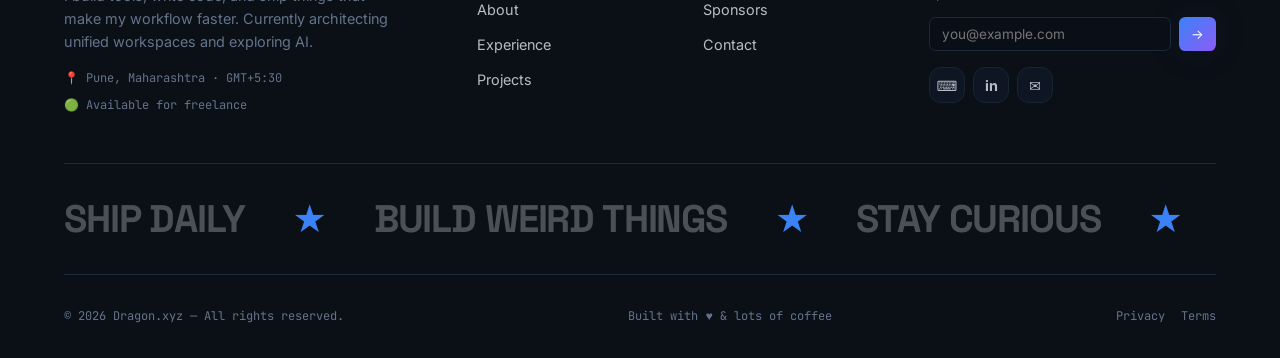
<file: experience/index.html>
<!doctype html>
<html lang="en" class="dark">
<head>
  <meta charset="UTF-8" /><meta name="viewport" content="width=device-width, initial-scale=1" />
  <title>Registry — Dragon.xyz</title>
  <meta name="description" content="Interactive technical deployment logs and neural history." />
  <link href="https://fonts.googleapis.com/css2?family=Inter:wght@400;500;600;700;900&family=JetBrains+Mono:wght@400;700&family=Space+Grotesk:wght@400;700;900&display=swap" rel="stylesheet">
  <link rel="stylesheet" href="/styles.css" />
</head>
<body>
  <main>
    <div class="container">
      <div class="section-label">⚡ Log_Protocol_v5</div>
      <h1 class="section-title" style="font-style:italic; text-transform:uppercase">Registry</h1>
      <p class="section-desc">Full-stack deployment history and neural certification logs.</p>

      <div class="timeline" id="timeline"></div>
    </div>
  </main>

  <script src="/script.js"></script>
  <script>
    mountChrome('/experience/');
    const timeline = [
      {
        date: '2023.11 — PRESENT', id: 'LOG_01', type: 'work',
        title: 'Software Engineer', org: 'IT Company Pvt. Ltd',
        points: [
          'Architecting data-driven solutions using Python and Django frameworks for enterprise-level applications.',
          'Implementing and fine-tuning ML algorithms (CNN, SVM, Random Forest) for suspicious activity detection.',
          'Optimizing high-concurrency packet handling and real-time image processing using OpenCV.',
          'Developing localized desktop GUI systems with Tkinter and SQLite for secure data management.',
        ],
        tags: ['Python', 'Django', 'CNN', 'SVM', 'TensorFlow'],
      },
      {
        date: '2019.06 — 2023.04', id: 'LOG_02', type: 'education',
        title: 'B-Tech — CSE', org: 'Malwa Institute of Technology',
        points: [
          'MAJOR: WhatsApp AI Bot — Developed a full-stack automation system with persistent memory and LLM integration.',
          'MINOR: Real-time AI Translator — Engineered a low-latency API bridge for cross-language WhatsApp communication.',
          'Focused on scalable web architecture using React, Vite, and Node.js for high-performance frontend delivery.',
          'Maintained a triple-boot environment (Windows/Ubuntu/Kali) for multi-platform software validation.',
        ],
        tags: ['React', 'LLM', 'WhatsApp AI', 'Vite'],
      },
      {
        date: '2020.05 — 2020.11', id: 'LOG_03', type: 'security',
        title: 'Cyber Security & Ethical Hacking', org: 'EC-Council / Appin Lab',
        points: [
          'Conducted advanced reconnaissance and social engineering simulations in virtualized network labs.',
          'Mastered penetration testing methodologies using Kali Linux, Metasploit, and Flipper Zero hardware.',
          'Executed vulnerability assessments and system exploitation protocols within ethical boundaries.',
          'Developed custom automation scripts for rapid security auditing and reconnaissance.',
        ],
        tags: ['Kali Linux', 'Metasploit', 'F-Zero', 'Pentesting'],
      },
    ];
    document.getElementById('timeline').innerHTML = timeline.map(t => `
      <div class="timeline-item">
        <div class="timeline-date">⚡ ${t.date} // ${t.id}</div>
        <h3 class="timeline-title">${t.title}</h3>
        <div class="timeline-org">🗄 ${t.org} <span class="tag" style="float:right">${t.type}</span></div>
        <ul class="timeline-points">
          ${t.points.map(p => `<li>${p}</li>`).join('')}
        </ul>
        <div style="display:flex; flex-wrap:wrap; gap:.4rem; margin-top:1rem">
          ${t.tags.map(g => `<span class="tag">${g}</span>`).join('')}
        </div>
      </div>`).join('');
  </script>
</body>
</html>
</file>
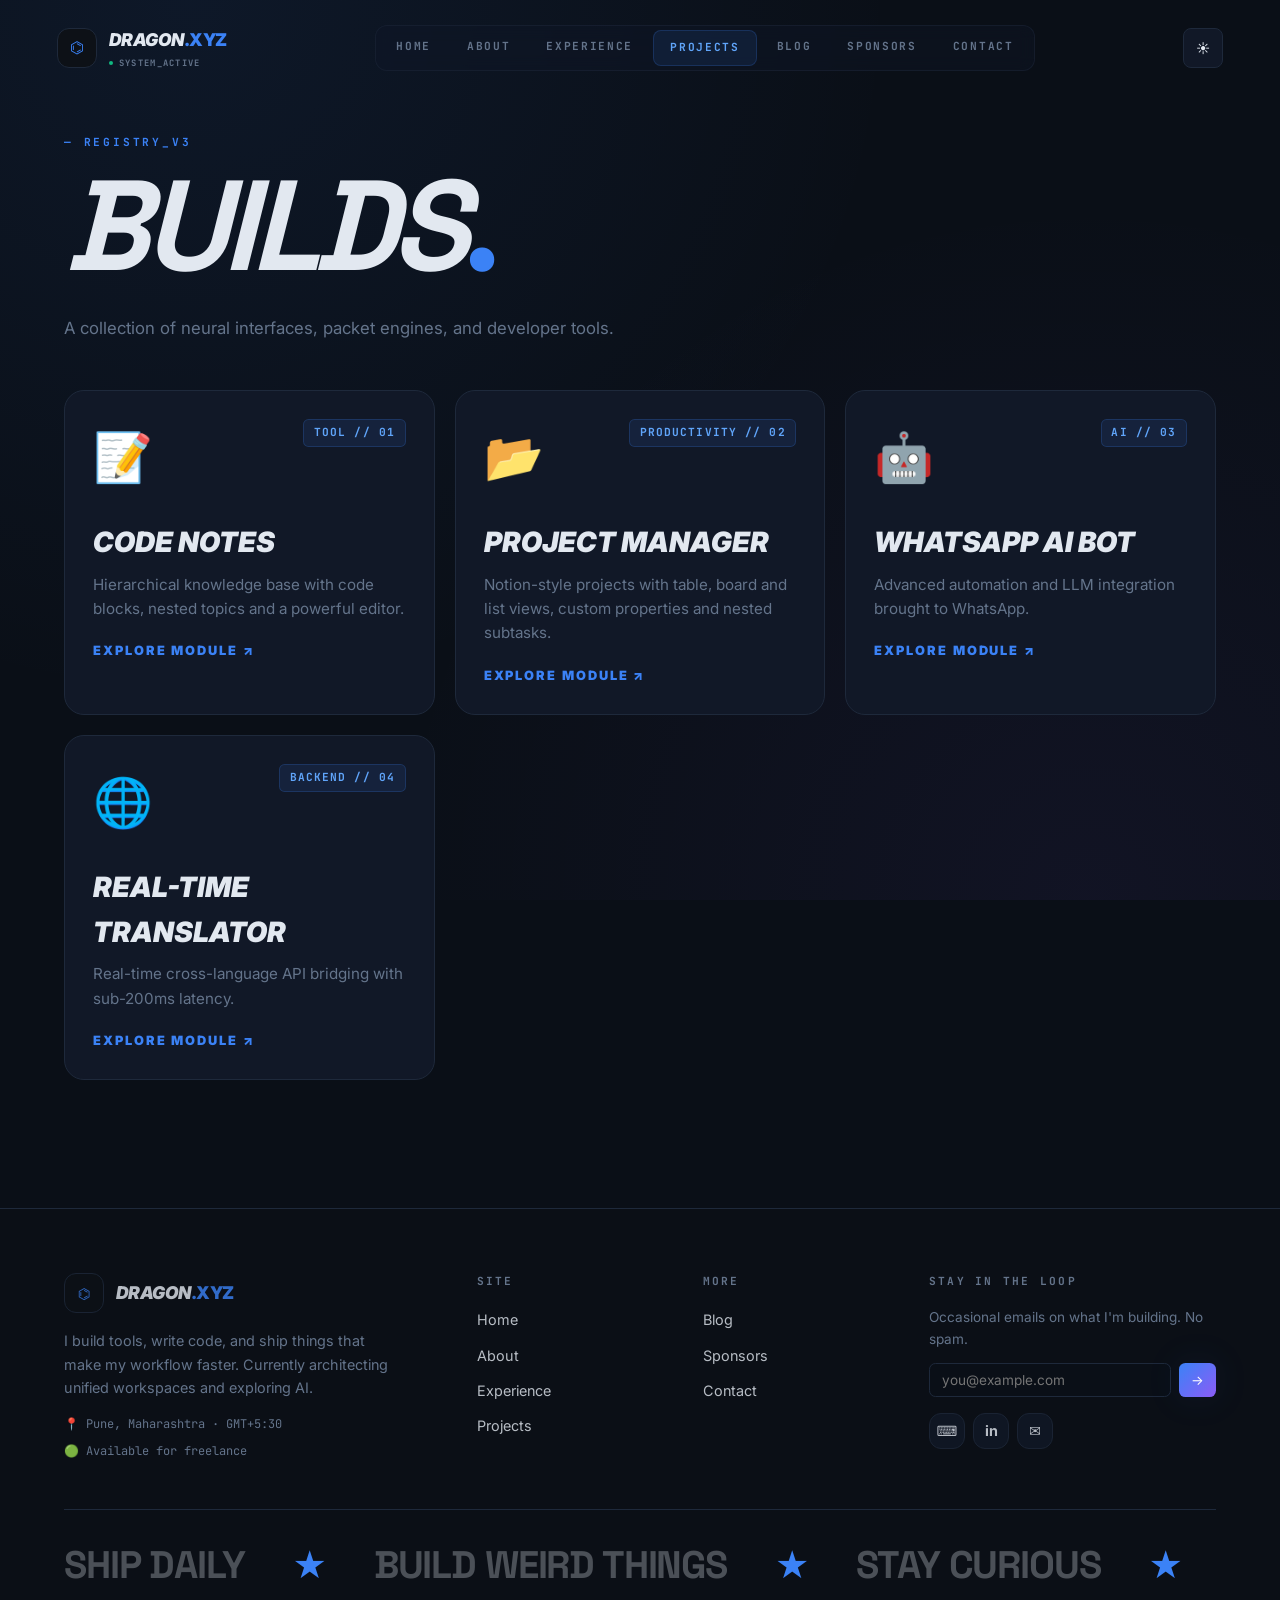
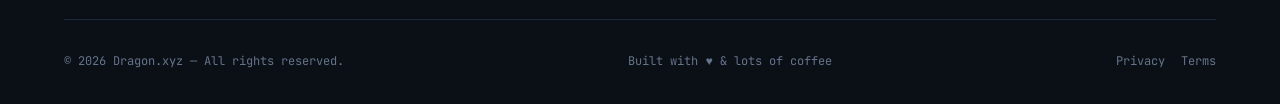
<file: projects/index.html>
<!doctype html>
<html lang="en" class="dark">
<head>
  <meta charset="UTF-8" /><meta name="viewport" content="width=device-width, initial-scale=1" />
  <title>Vault — Dragon.xyz</title>
  <meta name="description" content="Active builds and neural experiments." />
  <link href="https://fonts.googleapis.com/css2?family=Inter:wght@400;500;600;700;900&family=JetBrains+Mono:wght@400;700&family=Space+Grotesk:wght@400;700;900&display=swap" rel="stylesheet">
  <link rel="stylesheet" href="/styles.css" />
</head>
<body>
  <main>
    <div class="container">
      <div class="section-label">— Registry_V3</div>
      <h1 style="font-family:var(--font-display); font-size:clamp(3rem,10vw,8rem); font-style:italic; text-transform:uppercase; letter-spacing:-.05em; line-height:.9">Builds<span style="color:var(--accent); font-style:normal">.</span></h1>
      <p class="section-desc" style="margin-top:2rem">A collection of neural interfaces, packet engines, and developer tools.</p>
      <div id="projects" class="grid grid-2" style="margin-top:3rem"></div>
    </div>
  </main>

  <div id="modal" class="hidden" style="position:fixed; inset:0; z-index:200; background:rgba(2,4,8,.95); backdrop-filter:blur(20px); display:flex; align-items:flex-start; justify-content:center; padding:2rem 1rem; overflow-y:auto" onclick="if(event.target===this)closeModal()">
    <div id="modal-body" style="background:var(--bg-2); border:1px solid var(--border); border-radius:2rem; padding:2.5rem; max-width:900px; width:100%; margin-top:2rem; position:relative"></div>
  </div>

  <script src="/script.js"></script>
  <script>
    mountChrome('/projects/');
    const projects = [
      { id:'code-notes', icon:'📝', name:'Code Notes', tagline:'Hierarchical knowledge base', category:'Tool',
        description:'Hierarchical knowledge base with code blocks, nested topics and a powerful editor.',
        long:"A blazing-fast note-taking app built for developers. Features a tree-structured topic system, syntax-highlighted code blocks for 100+ languages, full-text search, and a markdown-first editor that gets out of your way.",
        features:['Nested hierarchical topics','Code block syntax highlighting','Full-text search','Markdown-first editor','Local-first storage'],
        stack:['React','TypeScript','Tailwind','IndexedDB'] },
      { id:'pm', icon:'📂', name:'Project Manager', tagline:'Notion-style projects', category:'Productivity',
        description:'Notion-style projects with table, board and list views, custom properties and nested subtasks.',
        long:'A flexible project management tool inspired by Notion. Switch between table, kanban, and list views. Define custom properties per project, nest subtasks infinitely, and collaborate in real-time.',
        features:['Multiple view modes (Table/Board/List)','Custom properties per project','Infinite subtask nesting','Real-time collaboration','Drag and drop'],
        stack:['Next.js','TypeScript','Postgres','tRPC'] },
      { id:'wa-ai', icon:'🤖', name:'WhatsApp AI Bot', tagline:'Conversational AI on WhatsApp', category:'AI',
        description:'Advanced automation and LLM integration brought to WhatsApp.',
        long:'A WhatsApp bot powered by GPT-4 with custom personality and memory. Handles 1000+ daily users, supports voice notes, image generation, and integrates with external APIs for tasks like booking, reminders, and translations.',
        features:['GPT-4 powered conversations','Voice note transcription','Image generation','Persistent memory per user','Multi-language support'],
        stack:['Python','FastAPI','OpenAI','Twilio'] },
      { id:'translator', icon:'🌐', name:'Real-time Translator', tagline:'Cross-language API bridge', category:'Backend',
        description:'Real-time cross-language API bridging with sub-200ms latency.',
        long:'A real-time translation service that bridges APIs in different languages. Uses WebSockets for instant delivery and supports 50+ language pairs with high accuracy.',
        features:['50+ language pairs','Sub-200ms latency','WebSocket streaming','Auto language detection'],
        stack:['Node.js','WebSockets','Redis'] },
    ];
    document.getElementById('projects').innerHTML = projects.map((p, i) => `
      <div class="card" style="cursor:pointer" onclick="openModal(${i})">
        <div style="display:flex; align-items:flex-start; justify-content:space-between; margin-bottom:1.5rem">
          <div style="font-size:3rem">${p.icon}</div>
          <span class="tag">${p.category} // 0${i+1}</span>
        </div>
        <h3 style="font-size:1.75rem; font-weight:900; font-style:italic; text-transform:uppercase; margin-bottom:.5rem">${p.name}</h3>
        <p style="color:var(--muted); font-size:.95rem">${p.description}</p>
        <p style="margin-top:1.25rem; font-size:.8rem; font-weight:900; text-transform:uppercase; letter-spacing:.15em; color:var(--accent)">Explore Module ↗</p>
      </div>`).join('');

    function openModal(i) {
      const p = projects[i];
      document.getElementById('modal-body').innerHTML = `
        <button onclick="closeModal()" style="position:absolute; top:1.5rem; right:1.5rem; width:40px; height:40px; border-radius:50%; border:1px solid var(--border); background:var(--surface); font-size:1.2rem">✕</button>
        <span class="tag">${p.tagline}</span>
        <h2 style="font-size:clamp(2rem,5vw,4rem); font-weight:900; font-style:italic; text-transform:uppercase; margin:1rem 0 1.5rem">${p.name}</h2>
        <p style="color:var(--muted-2); font-size:1.1rem; font-style:italic; margin-bottom:2rem">${p.long}</p>
        <h4 class="font-mono" style="font-size:.7rem; color:var(--muted); text-transform:uppercase; letter-spacing:.25em; margin-bottom:1rem">Node_Specs</h4>
        <div style="display:flex; flex-wrap:wrap; gap:.5rem; margin-bottom:2rem">${p.stack.map(s=>`<span class="tag">${s}</span>`).join('')}</div>
        <h4 class="font-mono" style="font-size:.7rem; color:var(--muted); text-transform:uppercase; letter-spacing:.25em; margin-bottom:1rem">Core_Capabilities</h4>
        <ul style="list-style:none">${p.features.map(f=>`<li style="padding:.5rem 0; display:flex; gap:.75rem; align-items:center"><span style="width:8px; height:8px; border-radius:50%; background:var(--accent); box-shadow:0 0 10px var(--accent)"></span> ${f}</li>`).join('')}</ul>`;
      document.getElementById('modal').classList.remove('hidden');
    }
    function closeModal(){document.getElementById('modal').classList.add('hidden');}
  </script>
</body>
</html>
</file>
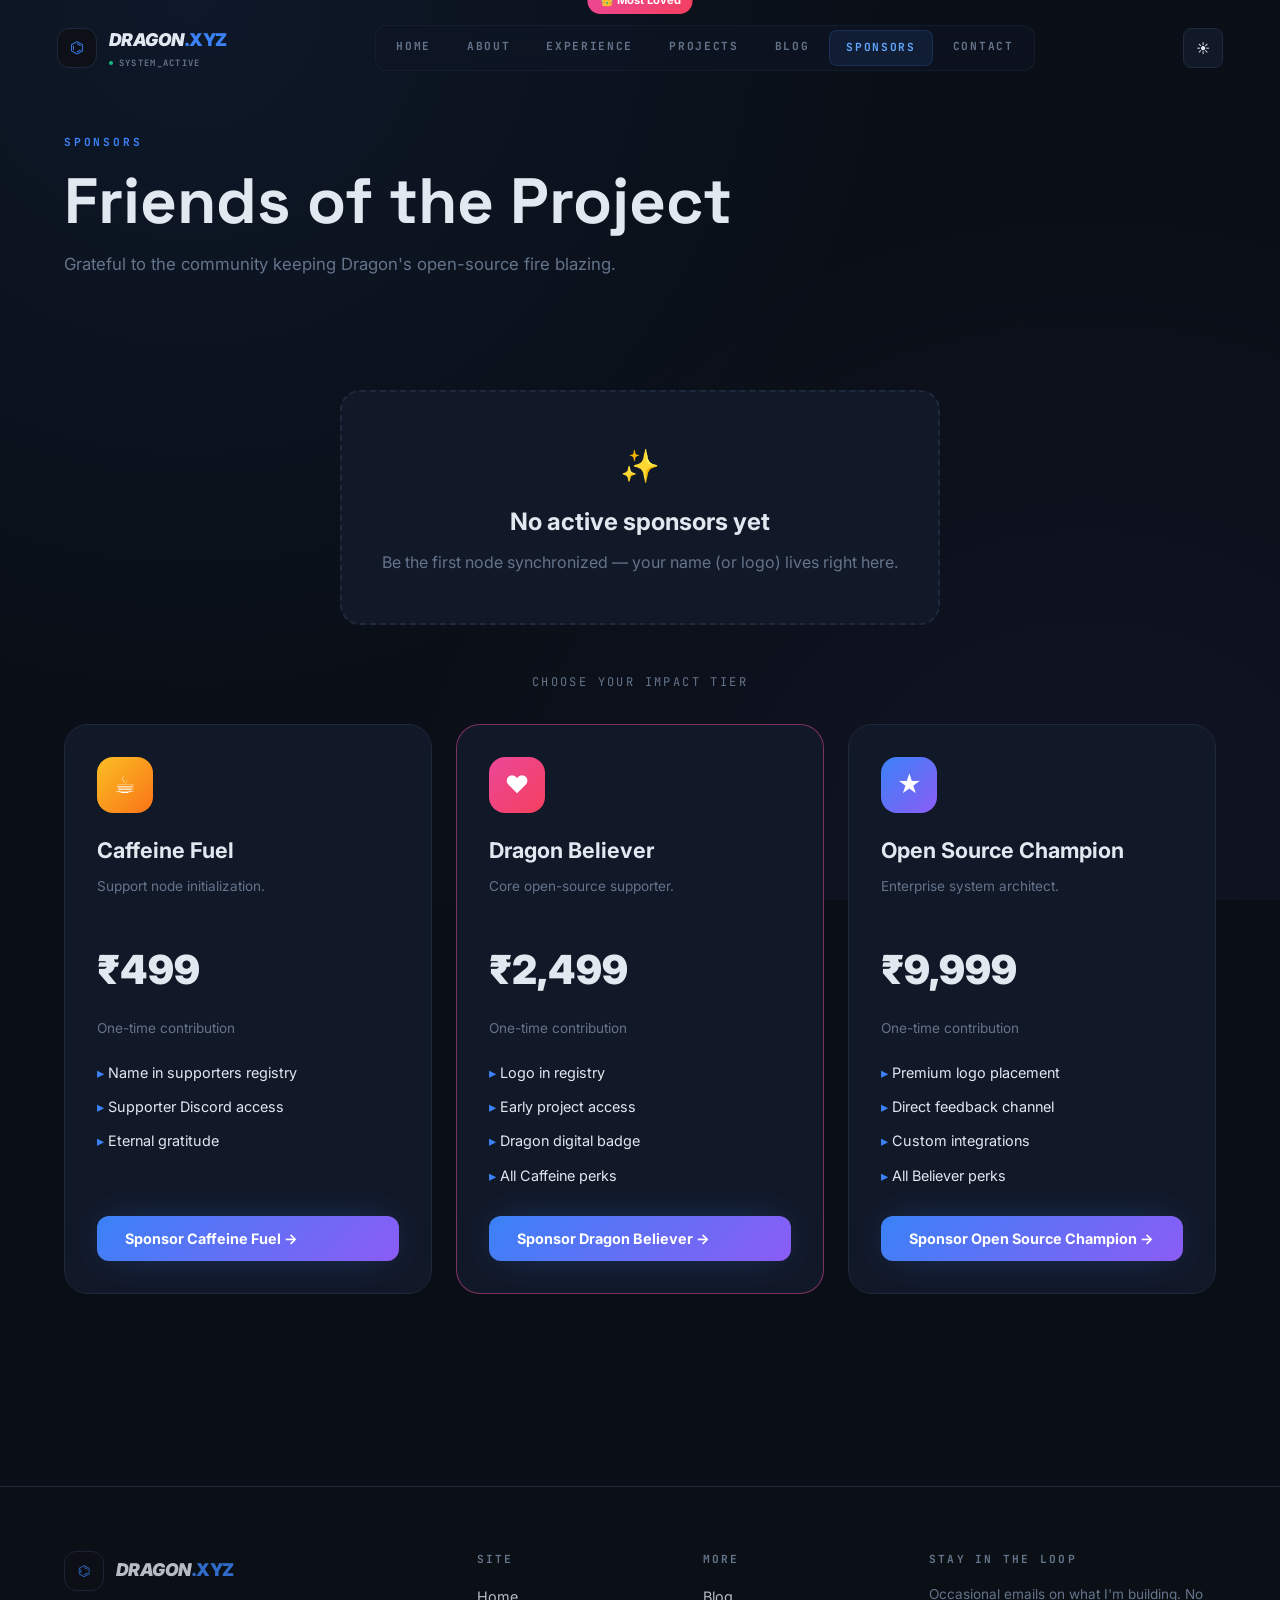
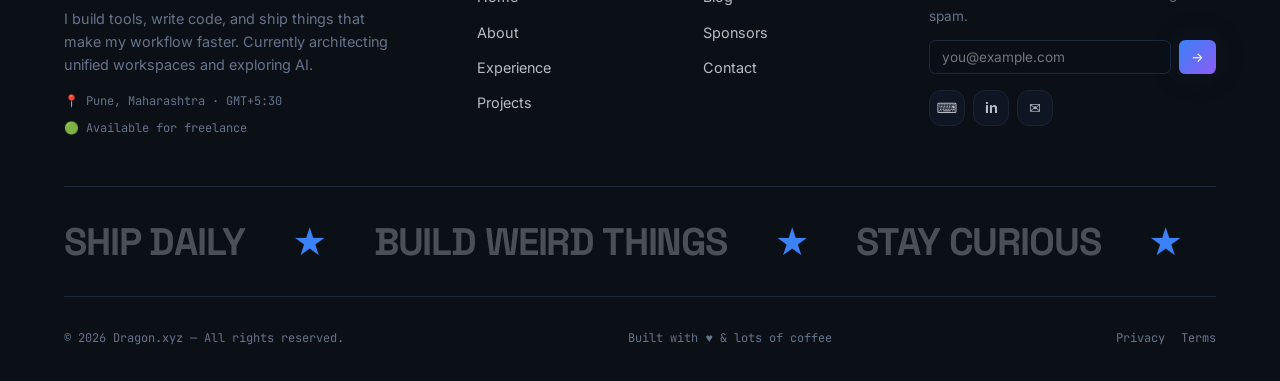
<file: sponsors/index.html>
<!doctype html>
<html lang="en" class="dark">
<head>
  <meta charset="UTF-8" /><meta name="viewport" content="width=device-width, initial-scale=1" />
  <title>Sponsors — Dragon.xyz</title>
  <meta name="description" content="Support the project — terms, payment and project brief." />
  <link href="https://fonts.googleapis.com/css2?family=Inter:wght@400;500;600;700;900&family=JetBrains+Mono:wght@400;700&family=Space+Grotesk:wght@400;700;900&display=swap" rel="stylesheet">
  <link rel="stylesheet" href="/styles.css" />
</head>
<body>
  <main>
    <div class="container">
      <div class="section-label">Sponsors</div>
      <h1 class="section-title">Friends of the Project</h1>
      <p class="section-desc">Grateful to the community keeping Dragon's open-source fire blazing.</p>

      <div id="step-bar" class="step-bar hidden">
        <div class="step" data-step="terms"><div class="num">1</div><div class="label">Terms</div></div>
        <div class="bar"></div>
        <div class="step" data-step="payment"><div class="num">2</div><div class="label">Payment</div></div>
        <div class="bar"></div>
        <div class="step" data-step="form"><div class="num">3</div><div class="label">Brief</div></div>
      </div>

      <!-- INTRO -->
      <section id="s-intro">
        <div class="card" style="border:2px dashed var(--border); padding:3rem 2rem; text-align:center; max-width:600px; margin:0 auto 3rem">
          <div style="font-size:2rem">✨</div>
          <h2 style="margin-top:.75rem">No active sponsors yet</h2>
          <p style="color:var(--muted); margin-top:.5rem">Be the first node synchronized — your name (or logo) lives right here.</p>
        </div>
        <p style="text-align:center; color:var(--muted); font-family:var(--font-mono); font-size:.75rem; text-transform:uppercase; letter-spacing:.2em; margin-bottom:2rem">Choose Your Impact Tier</p>
        <div class="tier-grid" id="tiers"></div>
      </section>

      <!-- TERMS -->
      <section id="s-terms" class="hidden">
        <div class="card" style="max-width:760px; margin:0 auto">
          <h2 style="margin-bottom:.5rem">🛡 Terms &amp; Conditions</h2>
          <p style="color:var(--muted); font-size:.9rem; margin-bottom:1.5rem">Sponsoring <strong id="tier-pick"></strong>. Please read carefully before continuing.</p>
          <div style="max-height:40vh; overflow-y:auto; background:var(--surface); border:1px solid var(--border); border-radius:.75rem; padding:1.25rem; margin-bottom:1.5rem; font-size:.9rem; color:var(--muted-2); line-height:1.7">
            <p><strong>1. Voluntary contribution.</strong> Sponsorship is voluntary, non-refundable, and supports open-source development. No goods or services guaranteed.</p>
            <p style="margin-top:.75rem"><strong>2. Project brief.</strong> After payment, fill a brief describing what you'd like built. Acceptance is at maintainer's discretion.</p>
            <p style="margin-top:.75rem"><strong>3. Timeline.</strong> Best-effort, not guaranteed. Acknowledgement within 48 hours.</p>
            <p style="margin-top:.75rem"><strong>4. IP &amp; licensing.</strong> Released under the project's open-source license unless privately negotiated.</p>
            <p style="margin-top:.75rem"><strong>5. Refunds.</strong> Non-refundable once brief accepted; refund possible at maintainer's discretion within 7 days if declined.</p>
            <p style="margin-top:.75rem"><strong>6. Communication.</strong> Updates via the email you provide.</p>
            <p style="margin-top:.75rem"><strong>7. Privacy.</strong> Details used only for processing your sponsorship.</p>
            <p style="margin-top:.75rem"><strong>8. Code of conduct.</strong> Respectful communication required. Abuse voids sponsorship without refund.</p>
          </div>
          <label style="display:flex; gap:.75rem; align-items:flex-start; margin-bottom:1.5rem; cursor:pointer">
            <input type="checkbox" id="agree" onchange="document.getElementById('next-terms').disabled=!this.checked" />
            <span style="font-size:.9rem">I have read and agree to the terms and conditions above.</span>
          </label>
          <div style="display:flex; justify-content:space-between; gap:1rem">
            <button onclick="show('intro')" class="btn">← Back</button>
            <button onclick="show('payment')" id="next-terms" class="btn btn-primary" disabled>Continue to Payment →</button>
          </div>
        </div>
      </section>

      <!-- PAYMENT -->
      <section id="s-payment" class="hidden">
        <div class="card" style="max-width:760px; margin:0 auto">
          <h2 style="margin-bottom:.25rem">Payment — <span id="amt"></span></h2>
          <p style="color:var(--muted); font-size:.9rem; margin-bottom:2rem">Send your contribution via UPI / bank transfer. You'll attach the screenshot in the next step.</p>
          <div class="grid grid-2" style="margin-bottom:2rem">
            <div class="upi-box">
              <div class="label">UPI ID</div>
              <div style="display:flex; justify-content:space-between; align-items:center; gap:.5rem; margin-top:.5rem">
                <code id="upi">9826630100-2@ibl</code>
                <button onclick="copyUpi()" class="btn" style="padding:.4rem .6rem">📋</button>
              </div>
            </div>
            <div class="upi-box">
              <div class="label">Amount</div>
              <div style="font-size:1.75rem; font-weight:900; margin-top:.25rem" id="amt2"></div>
            </div>
          </div>
          <ol style="color:var(--muted-2); font-size:.9rem; padding-left:1.5rem; margin-bottom:2rem; line-height:1.8">
            <li>Open any UPI app (GPay, PhonePe, Paytm, BHIM…).</li>
            <li>Pay <strong id="amt3"></strong> to <strong>9826630100-2@ibl</strong>.</li>
            <li>Take a screenshot of the success screen.</li>
            <li>Click <strong>I've Paid</strong> below and attach the screenshot.</li>
          </ol>
          <div style="display:flex; justify-content:space-between; gap:1rem">
            <button onclick="show('terms')" class="btn">← Back</button>
            <button onclick="show('form')" class="btn btn-primary">I've Paid — Continue →</button>
          </div>
        </div>
      </section>

      <!-- FORM -->
      <section id="s-form" class="hidden">
        <form class="card" style="max-width:760px; margin:0 auto" onsubmit="submitBrief(event)">
          <h2 style="margin-bottom:.25rem">Project Brief</h2>
          <p style="color:var(--muted); font-size:.9rem; margin-bottom:1.5rem">Tell me what you'd like built. The more detail, the better.</p>
          <div class="field-row">
            <div class="field"><label>Your Name</label><input name="name" required /></div>
            <div class="field"><label>Email</label><input name="email" type="email" required /></div>
          </div>
          <div class="field-row">
            <div class="field"><label>Phone (optional)</label><input name="phone" /></div>
            <div class="field"><label>Project Type</label><input name="ptype" placeholder="Web app, Bot, API…" /></div>
          </div>
          <div class="field"><label>Description</label><textarea name="desc" rows="5" placeholder="Describe what you want built..."></textarea></div>
          <div class="field">
            <label>Key Points (add as many as you need)</label>
            <div class="points-list" id="pts"></div>
            <button type="button" class="add-point" onclick="addPoint()">+ Add another point</button>
          </div>
          <div class="field">
            <label>Payment Screenshot</label>
            <input type="file" name="ss" accept="image/*" />
          </div>
          <div style="display:flex; justify-content:space-between; gap:1rem; margin-top:1.5rem">
            <button type="button" onclick="show('payment')" class="btn">← Back</button>
            <button type="submit" class="btn btn-primary">Submit Brief →</button>
          </div>
        </form>
      </section>

      <!-- DONE -->
      <section id="s-done" class="hidden">
        <div class="success">
          <div class="check">✓</div>
          <h2 style="font-size:2rem; margin-bottom:1rem">Thank you for sponsoring!</h2>
          <p style="color:var(--muted); margin-bottom:2rem">Your brief has been opened in WhatsApp and email. Please send both messages to complete the request. I'll get back to you within 48 hours.</p>
          <a href="/" class="btn btn-primary">← Back to Home</a>
        </div>
      </section>
    </div>
  </main>

  <script src="/script.js"></script>
  <script>
    mountChrome('/sponsors/');
    const tiers = [
      { key:'caffeine', name:'Caffeine Fuel', icon:'☕', cls:'amber', price:'₹499', desc:'Support node initialization.', perks:['Name in supporters registry','Supporter Discord access','Eternal gratitude'] },
      { key:'believer', name:'Dragon Believer', icon:'♥', cls:'pink', price:'₹2,499', desc:'Core open-source supporter.', featured:true, perks:['Logo in registry','Early project access','Dragon digital badge','All Caffeine perks'] },
      { key:'champion', name:'Open Source Champion', icon:'★', cls:'blue', price:'₹9,999', desc:'Enterprise system architect.', perks:['Premium logo placement','Direct feedback channel','Custom integrations','All Believer perks'] },
    ];
    let chosen = null;
    document.getElementById('tiers').innerHTML = tiers.map((t,i) => `
      <div class="tier-card ${t.featured?'featured':''}">
        ${t.featured ? '<div style="position:absolute; top:-12px; left:50%; transform:translateX(-50%); background:linear-gradient(135deg,var(--pink),#f43f5e); color:white; padding:.25rem .75rem; border-radius:999px; font-size:.7rem; font-weight:700">👑 Most Loved</div>' : ''}
        <div class="tier-icon ${t.cls}">${t.icon}</div>
        <h3>${t.name}</h3>
        <p style="color:var(--muted); font-size:.85rem; margin-bottom:1.5rem">${t.desc}</p>
        <div class="tier-price">${t.price}</div>
        <p style="color:var(--muted); font-size:.85rem; margin-bottom:1rem">One-time contribution</p>
        <ul class="tier-perks">${t.perks.map(p=>`<li>${p}</li>`).join('')}</ul>
        <button class="btn btn-primary" style="width:100%" onclick="pick(${i})">Sponsor ${t.name} →</button>
      </div>`).join('');

    function pick(i){ chosen = tiers[i]; show('terms'); }
    function show(s){
      ['intro','terms','payment','form','done'].forEach(x => document.getElementById('s-'+x).classList.toggle('hidden', x !== s));
      const bar = document.getElementById('step-bar');
      bar.classList.toggle('hidden', s === 'intro' || s === 'done');
      document.querySelectorAll('.step').forEach(el => {
        const order = ['terms','payment','form'];
        const i = order.indexOf(el.dataset.step);
        const cur = order.indexOf(s);
        el.classList.toggle('active', i === cur);
        el.classList.toggle('done', i < cur);
      });
      if (chosen) {
        document.getElementById('tier-pick').textContent = `${chosen.name} (${chosen.price})`;
        document.getElementById('amt').textContent = chosen.price;
        document.getElementById('amt2').textContent = chosen.price;
        document.getElementById('amt3').textContent = chosen.price;
      }
      window.scrollTo({top:0, behavior:'smooth'});
    }
    function copyUpi(){ navigator.clipboard.writeText(document.getElementById('upi').textContent); alert('Copied!'); }

    let points = [''];
    function renderPoints(){
      document.getElementById('pts').innerHTML = points.map((p,i)=>`
        <div class="point-row">
          <input value="${p.replace(/"/g,'&quot;')}" oninput="points[${i}]=this.value" placeholder="Point ${i+1}" />
          ${points.length>1?`<button type="button" onclick="points.splice(${i},1); renderPoints()">✕</button>`:''}
        </div>`).join('');
    }
    function addPoint(){ points.push(''); renderPoints(); }
    renderPoints();

    function submitBrief(e){
      e.preventDefault();
      const fd = new FormData(e.target);
      const cleanPts = points.map(p=>p.trim()).filter(Boolean);
      notifyOwner(`New Sponsor — ${chosen.name} (${chosen.price})`, {
        Tier: `${chosen.name} — ${chosen.price}`,
        Name: fd.get('name'), Email: fd.get('email'), Phone: fd.get('phone') || '—',
        'Project Type': fd.get('ptype') || '—',
        Description: fd.get('desc') || '—',
        'Key Points': cleanPts.length ? cleanPts : ['—'],
        'Payment Screenshot': fd.get('ss')?.name ? `${fd.get('ss').name} (please attach in email)` : 'Not attached',
      });
      show('done');
    }
  </script>
</body>
</html>
</file>
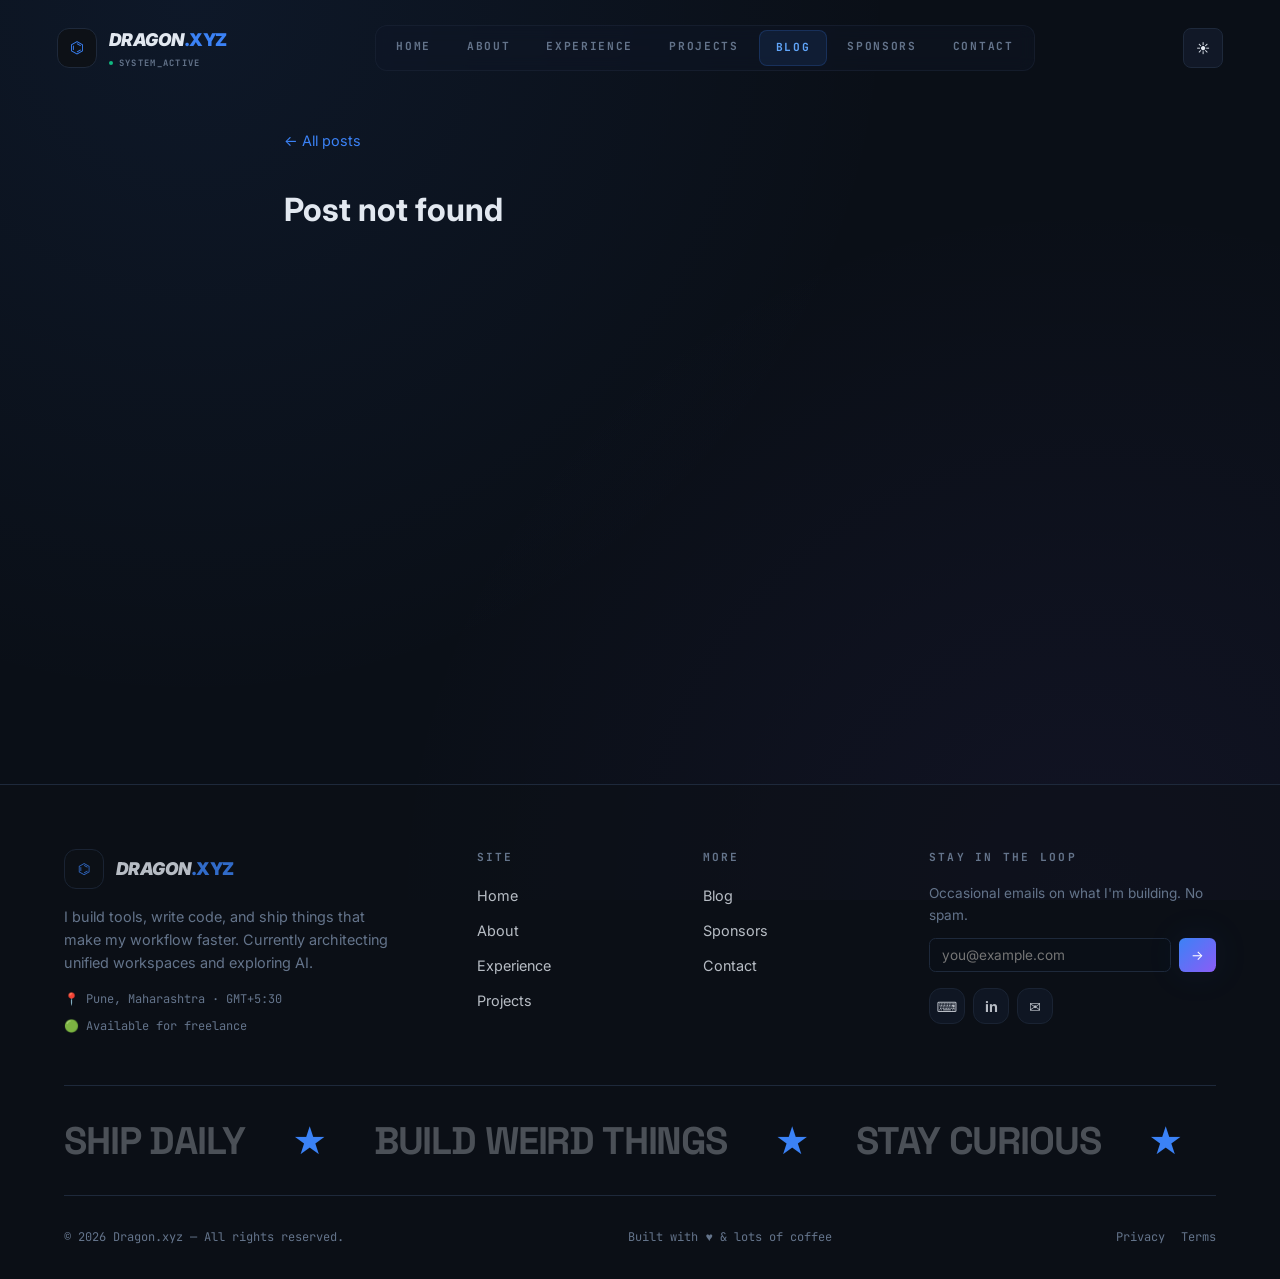
<file: blog/post.html>
<!doctype html>
<html lang="en" class="dark">
<head>
  <meta charset="UTF-8" /><meta name="viewport" content="width=device-width, initial-scale=1" />
  <title id="t">Post — Dragon.xyz</title>
  <link href="https://fonts.googleapis.com/css2?family=Inter:wght@400;500;600;700;900&family=JetBrains+Mono:wght@400;700&family=Space+Grotesk:wght@400;700;900&display=swap" rel="stylesheet">
  <link rel="stylesheet" href="/styles.css" />
</head>
<body>
  <main>
    <div class="container" style="max-width:760px">
      <a href="/blog/" style="color:var(--accent); font-size:.9rem; display:inline-flex; gap:.5rem; margin-bottom:2rem">← All posts</a>
      <div id="post"></div>
    </div>
  </main>

  <script src="/script.js"></script>
  <script src="/blog/posts.js"></script>
  <script>
    mountChrome('/blog/');
    const slug = new URLSearchParams(location.search).get('slug');
    const post = window.POSTS.find(p => p.slug === slug);
    if (!post) {
      document.getElementById('post').innerHTML = '<h1>Post not found</h1>';
    } else {
      document.getElementById('t').textContent = post.title + ' — Dragon.xyz';
      document.getElementById('post').innerHTML = `
        <div style="display:flex; flex-wrap:wrap; gap:.4rem; margin-bottom:1rem">${post.tags.map(t=>`<span class="tag">${t}</span>`).join('')}</div>
        <h1 style="font-family:var(--font-display); font-size:clamp(2rem,5vw,3.5rem); margin-bottom:1rem; line-height:1.1">${post.title}</h1>
        <p style="font-size:1.1rem; color:var(--muted-2); margin-bottom:1.5rem">${post.excerpt}</p>
        <div class="font-mono" style="display:flex; flex-wrap:wrap; gap:1.5rem; font-size:.8rem; color:var(--muted); padding-bottom:2rem; margin-bottom:2rem; border-bottom:1px solid var(--border)">
          <span>📅 ${post.date}</span><span>⏱ ${post.readTime}</span><span>✍ ${post.author}</span>
        </div>
        <article class="prose">${post.content}</article>
        <div style="margin-top:4rem; padding-top:2rem; border-top:1px solid var(--border); display:flex; justify-content:space-between; align-items:center; flex-wrap:wrap; gap:1rem">
          <a href="/blog/" class="btn">← Back to all posts</a>
          <a href="/contact/" class="btn btn-primary">Got thoughts? Reach out →</a>
        </div>`;
    }
  </script>
</body>
</html>
</file>
<file: styles.css>
/* Dragon.xyz Clono — pure HTML/CSS/JS port */
:root {
  --bg: #0a0f17;
  --bg-2: #0d1117;
  --surface: #111827;
  --surface-2: #1a2332;
  --border: #1e293b;
  --text: #e2e8f0;
  --muted: #64748b;
  --muted-2: #94a3b8;
  --accent: #3b82f6;
  --accent-2: #60a5fa;
  --primary: #8b5cf6;
  --pink: #ec4899;
  --green: #10b981;
  --amber: #f59e0b;
  --red: #ef4444;
  --radius: 0.75rem;
  --font-sans: "Inter", system-ui, -apple-system, sans-serif;
  --font-mono: "JetBrains Mono", "Space Mono", monospace;
  --font-display: "Space Grotesk", system-ui, sans-serif;
  --shadow-glow: 0 0 40px -10px rgba(59,130,246,0.4);
}
.light {
  --bg: #f8fafc;
  --bg-2: #ffffff;
  --surface: #ffffff;
  --surface-2: #f1f5f9;
  --border: #e2e8f0;
  --text: #0f172a;
  --muted: #64748b;
  --muted-2: #475569;
}

* { box-sizing: border-box; margin: 0; padding: 0; border-color: var(--border); }
html { scroll-behavior: smooth; }
body {
  background: var(--bg);
  color: var(--text);
  font-family: var(--font-sans);
  line-height: 1.6;
  min-height: 100vh;
  background-image:
    radial-gradient(circle at 15% 0%, rgba(59,130,246,0.08), transparent 50%),
    radial-gradient(circle at 85% 100%, rgba(139,92,246,0.06), transparent 50%);
  background-attachment: fixed;
}
a { color: inherit; text-decoration: none; }
img { max-width: 100%; display: block; }
button { font-family: inherit; cursor: pointer; border: none; background: none; color: inherit; }
input, textarea { font-family: inherit; }

.container { max-width: 1200px; margin: 0 auto; padding: 0 1.5rem; }
.font-mono { font-family: var(--font-mono); }
.font-display { font-family: var(--font-display); font-weight: 700; letter-spacing: -0.025em; }
.text-accent { color: var(--accent); }
.text-muted { color: var(--muted); }
.text-gradient {
  background: linear-gradient(135deg, var(--accent), var(--primary));
  -webkit-background-clip: text; background-clip: text; color: transparent;
}

/* ---------- Header ---------- */
.header {
  position: fixed; top: 0; left: 0; right: 0; z-index: 100;
  padding: 1rem 1.5rem; transition: padding .3s;
}
.header.scrolled { padding: .5rem 1.5rem; }
.header nav {
  max-width: 1200px; margin: 0 auto;
  display: flex; align-items: center; justify-content: space-between;
  padding: .5rem 1rem; height: 64px;
  border-radius: 1rem; border: 1px solid transparent;
  transition: all .3s;
}
.header.scrolled nav,
.header.menu-open nav {
  background: rgba(13,17,23,.75); backdrop-filter: blur(16px);
  border-color: var(--border);
  box-shadow: 0 20px 50px -20px rgba(0,0,0,.5);
}
.brand { display: flex; align-items: center; gap: .75rem; }
.brand-logo {
  width: 40px; height: 40px; border-radius: .75rem;
  background: var(--bg-2); border: 1px solid var(--border);
  display: grid; place-items: center; font-weight: 900; color: var(--accent);
  transition: transform .4s;
}
.brand:hover .brand-logo { transform: rotate(180deg); }
.brand-text { font-weight: 900; font-size: 1.1rem; font-style: italic; text-transform: uppercase; letter-spacing: -0.03em; }
.brand-text .dot { color: var(--accent); font-style: normal; }
.brand-status { display: flex; align-items: center; gap: .35rem; margin-top: .15rem; font-size: .55rem; font-family: var(--font-mono); color: var(--muted); text-transform: uppercase; letter-spacing: .15em; font-weight: 700;}
.brand-status .dot { width: 4px; height: 4px; border-radius: 50%; background: var(--green); animation: pulse 2s infinite; }
@keyframes pulse { 50% { opacity: .4; } }

.nav-links {
  display: flex; gap: .25rem; padding: .25rem;
  background: rgba(15,23,42,.4); backdrop-filter: blur(8px);
  border: 1px solid rgba(30,41,59,.5); border-radius: .75rem;
}
.nav-links a {
  padding: .5rem 1rem; font-size: .7rem; font-family: var(--font-mono);
  font-weight: 700; text-transform: uppercase; letter-spacing: .15em;
  color: var(--muted); border-radius: .5rem; transition: all .2s;
}
.nav-links a:hover { color: var(--text); background: rgba(30,41,59,.6); }
.nav-links a.active { color: var(--accent-2); background: rgba(59,130,246,.1); border: 1px solid rgba(59,130,246,.2); }

.header-actions { display: flex; align-items: center; gap: .75rem; }
.theme-toggle {
  width: 40px; height: 40px; border-radius: .5rem;
  border: 1px solid var(--border); background: var(--surface);
  display: grid; place-items: center; transition: all .2s;
}
.theme-toggle:hover { border-color: var(--accent); color: var(--accent); }
.menu-btn {
  display: none;
  width: 40px; height: 40px; border-radius: .75rem;
  background: var(--accent); color: white;
  align-items: center; justify-content: center;
}

@media (max-width: 900px) {
  .nav-links { display: none; }
  .menu-btn { display: flex; }
}

.mobile-menu {
  display: none; position: fixed; inset: 0; top: 80px; z-index: 90;
  background: rgba(5,10,16,.85); backdrop-filter: blur(12px);
  padding: 1rem;
}
.mobile-menu.open { display: block; }
.mobile-menu-inner {
  max-width: 600px; margin: 0 auto;
  background: var(--bg-2); border: 1px solid var(--border);
  border-radius: 2rem; padding: 1.5rem;
}
.mobile-menu a {
  display: flex; padding: 1rem 1.5rem; border-radius: 1rem;
  font-family: var(--font-mono); font-weight: 700;
  text-transform: uppercase; letter-spacing: .15em; font-size: .85rem;
  color: var(--muted); border: 1px solid transparent; transition: all .2s;
}
.mobile-menu a:hover { background: rgba(30,41,59,.5); color: var(--text); }
.mobile-menu a.active { color: var(--accent-2); background: rgba(59,130,246,.1); border-color: rgba(59,130,246,.2); }

/* ---------- Page ---------- */
main { animation: pageIn .4s ease-out; padding-top: 8rem; padding-bottom: 4rem; min-height: 80vh; }
@keyframes pageIn { from { opacity: 0; transform: translateY(8px);} to { opacity: 1; transform: none;} }

.section-label { font-family: var(--font-mono); font-size: .7rem; font-weight: 700; letter-spacing: .25em; text-transform: uppercase; color: var(--accent); margin-bottom: 1rem; display: inline-flex; align-items: center; gap: .5rem; }
.section-title { font-family: var(--font-display); font-size: clamp(2rem, 5vw, 4rem); margin-bottom: 1rem; line-height: 1.05; }
.section-desc { color: var(--muted); font-size: 1.05rem; max-width: 640px; margin-bottom: 3rem; }

.btn {
  display: inline-flex; align-items: center; gap: .5rem;
  padding: .85rem 1.75rem; border-radius: .75rem;
  font-weight: 700; font-size: .9rem; transition: all .2s;
  border: 1px solid var(--border); background: var(--surface);
}
.btn:hover { border-color: var(--accent); transform: translateY(-1px); }
.btn-primary { background: linear-gradient(135deg, var(--accent), var(--primary)); border: none; color: white; box-shadow: var(--shadow-glow); }
.btn-primary:hover { filter: brightness(1.1); }

.card {
  background: var(--surface); border: 1px solid var(--border);
  border-radius: 1.25rem; padding: 1.75rem;
  transition: all .3s;
}
.card:hover { border-color: rgba(59,130,246,.5); transform: translateY(-2px); box-shadow: var(--shadow-glow); }

.tag {
  display: inline-block; padding: .25rem .6rem;
  font-family: var(--font-mono); font-size: .7rem;
  font-weight: 700; text-transform: uppercase; letter-spacing: .1em;
  background: rgba(59,130,246,.1); color: var(--accent-2);
  border: 1px solid rgba(59,130,246,.2); border-radius: .35rem;
}

.grid { display: grid; gap: 1.25rem; }
.grid-2 { grid-template-columns: repeat(auto-fit, minmax(280px, 1fr)); }
.grid-3 { grid-template-columns: repeat(auto-fit, minmax(260px, 1fr)); }
.grid-4 { grid-template-columns: repeat(auto-fit, minmax(220px, 1fr)); }

/* ---------- Home ---------- */
.hero { padding: 4rem 0 6rem; }
.hero-grid { display: grid; grid-template-columns: 1.4fr 1fr; gap: 3rem; align-items: center; }
@media (max-width: 900px) { .hero-grid { grid-template-columns: 1fr; } }
.hero h1 { font-family: var(--font-display); font-size: clamp(3rem, 9vw, 7.5rem); line-height: 1; letter-spacing: -0.04em; margin: 1.5rem 0; }
.hero p.lead { font-size: clamp(1rem, 1.5vw, 1.4rem); color: var(--muted); margin-bottom: 2.5rem; max-width: 520px; }
.hero-actions { display: flex; flex-wrap: wrap; gap: 1rem; margin-bottom: 3rem; }
.live-pill { display: inline-flex; align-items: center; gap: .5rem; padding: .35rem .85rem; border-radius: 999px; background: rgba(59,130,246,.1); border: 1px solid rgba(59,130,246,.25); color: var(--accent-2); font-size: .75rem; font-weight: 600; }
.live-pill .ping { position: relative; width: 8px; height: 8px; }
.live-pill .ping::before, .live-pill .ping::after { content: ''; position: absolute; inset: 0; border-radius: 50%; background: var(--accent); }
.live-pill .ping::before { animation: ping 1.5s infinite; }
@keyframes ping { 75%,100% { transform: scale(2.3); opacity: 0; } }

.code-card {
  background: var(--bg-2); border: 1px solid var(--border);
  border-radius: 2rem; padding: 2rem; font-family: var(--font-mono);
  font-size: .9rem; line-height: 1.7; box-shadow: 0 25px 50px -12px rgba(0,0,0,.5);
  position: relative; overflow: hidden;
}
.code-card::before { content: ''; position: absolute; inset: -1px; background: linear-gradient(135deg, var(--accent), var(--primary)); opacity: .15; filter: blur(60px); z-index: -1; }
.code-dots { display: flex; gap: .5rem; margin-bottom: 1.5rem; }
.code-dot { width: 12px; height: 12px; border-radius: 50%; opacity: .5; }
.code-dot.r{background:var(--red);}.code-dot.y{background:var(--amber);}.code-dot.g{background:var(--green);}
.code-card .kw { color: var(--accent); }
.code-card .name { color: var(--primary); }
.code-card .str { color: var(--amber); }
.code-card .num { color: var(--accent-2); }
.code-card .cmt { color: var(--muted); font-style: italic; }

/* Stats */
.stat-card { text-align: center; padding: 2rem 1rem; }
.stat-num { font-family: var(--font-display); font-size: clamp(2rem, 4vw, 3.5rem); font-weight: 900; background: linear-gradient(135deg, var(--accent), var(--primary)); -webkit-background-clip: text; background-clip: text; color: transparent; }
.stat-label { font-family: var(--font-mono); font-size: .7rem; text-transform: uppercase; letter-spacing: .2em; color: var(--muted); margin-top: .5rem; }

/* Toolkit / process */
section { padding: 4rem 0; border-top: 1px solid rgba(30,41,59,.5); }
section:first-of-type { border-top: none; }
.tool-icon { width: 48px; height: 48px; border-radius: .75rem; background: rgba(59,130,246,.1); color: var(--accent-2); display: grid; place-items: center; margin-bottom: 1.25rem; font-size: 1.5rem; }
.process-step .num { font-family: var(--font-mono); font-size: .75rem; color: var(--accent); margin-bottom: .5rem; }

/* ---------- Footer ---------- */
footer { border-top: 1px solid var(--border); margin-top: 4rem; padding: 4rem 0 2rem; background: rgba(13,17,23,.5); }
.footer-grid { display: grid; grid-template-columns: 2fr 1fr 1fr 1.5fr; gap: 2.5rem; margin-bottom: 3rem; }
@media (max-width: 800px) { .footer-grid { grid-template-columns: 1fr 1fr; } }
.footer-grid h4 { font-family: var(--font-mono); font-size: .7rem; text-transform: uppercase; letter-spacing: .2em; color: var(--muted); margin-bottom: 1rem; }
.footer-grid ul { list-style: none; }
.footer-grid li { margin-bottom: .6rem; }
.footer-grid a { color: var(--text); opacity: .8; font-size: .9rem; transition: color .2s; }
.footer-grid a:hover { color: var(--accent); }
.marquee {
  border-top: 1px solid var(--border); border-bottom: 1px solid var(--border);
  padding: 1.5rem 0; margin-bottom: 2rem; overflow: hidden;
}
.marquee-track {
  display: flex; gap: 3rem; white-space: nowrap;
  animation: marquee 30s linear infinite;
  font-family: var(--font-display); font-size: clamp(1.5rem, 3vw, 3rem);
  font-weight: 700; letter-spacing: -.03em;
}
.marquee-track span { color: rgba(226,232,240,.3); }
.marquee-track .star { color: var(--accent); }
@keyframes marquee { from{transform:translateX(0);} to{transform:translateX(-50%);} }
.footer-bottom { display: flex; flex-wrap: wrap; gap: 1rem; justify-content: space-between; font-family: var(--font-mono); font-size: .75rem; color: var(--muted); }

/* ---------- Forms ---------- */
.field { margin-bottom: 1.25rem; }
.field label { display: block; font-family: var(--font-mono); font-size: .7rem; text-transform: uppercase; letter-spacing: .15em; color: var(--muted); margin-bottom: .5rem; }
.field input, .field textarea, .field select {
  width: 100%; padding: .75rem 1rem;
  background: var(--surface); color: var(--text);
  border: 1px solid var(--border); border-radius: .5rem;
  font-size: .95rem; outline: none; transition: border-color .2s;
}
.field input:focus, .field textarea:focus { border-color: var(--accent); box-shadow: 0 0 0 3px rgba(59,130,246,.2); }
.field-row { display: grid; grid-template-columns: 1fr 1fr; gap: 1rem; }
@media (max-width: 600px) { .field-row { grid-template-columns: 1fr; } }

/* ---------- Blog ---------- */
.blog-list { display: flex; flex-direction: column; gap: 1rem; }
.blog-item {
  display: grid; grid-template-columns: 1fr 2.5fr 1.2fr; gap: 2rem;
  padding: 2rem; align-items: center;
  background: rgba(255,255,255,.01); border: 1px solid rgba(255,255,255,.05);
  border-radius: 2rem; transition: all .4s;
}
.blog-item:hover { border-color: rgba(59,130,246,.3); background: rgba(255,255,255,.03); }
.blog-item h3 { font-size: clamp(1.25rem, 2.5vw, 2rem); font-style: italic; text-transform: uppercase; font-weight: 900; letter-spacing: -.03em; color: var(--text); }
.blog-item:hover h3 { color: var(--accent-2); }
@media (max-width: 800px) { .blog-item { grid-template-columns: 1fr; gap: .75rem; } }

.prose { max-width: 760px; margin: 0 auto; font-size: 1.05rem; line-height: 1.75; }
.prose > * + * { margin-top: 1.25rem; }
.prose h2 { font-family: var(--font-display); font-size: 1.75rem; margin-top: 2.5rem; margin-bottom: .5rem; }
.prose h3 { font-family: var(--font-display); font-size: 1.35rem; margin-top: 2rem; }
.prose p { color: var(--muted-2); }
.prose strong { color: var(--text); }
.prose code { font-family: var(--font-mono); font-size: .9em; background: var(--surface); color: var(--accent-2); padding: .15rem .4rem; border-radius: .25rem; border: 1px solid var(--border); }
.prose pre { background: var(--bg-2); border: 1px solid var(--border); border-radius: .75rem; padding: 1.25rem; overflow-x: auto; }
.prose pre code { background: transparent; border: none; padding: 0; color: var(--text); }
.prose blockquote { border-left: 3px solid var(--accent); padding: .5rem 1.25rem; font-style: italic; background: rgba(59,130,246,.05); border-radius: 0 .5rem .5rem 0; }
.prose ul, .prose ol { padding-left: 1.5rem; color: var(--muted-2); }
.prose li { margin: .35rem 0; }

/* ---------- Sponsors flow ---------- */
.tier-grid { display: grid; grid-template-columns: repeat(auto-fit, minmax(280px, 1fr)); gap: 1.5rem; }
.tier-card { display: flex; flex-direction: column; padding: 2rem; border-radius: 1.5rem; border: 1px solid var(--border); background: var(--surface); transition: transform .2s; }
.tier-card:hover { transform: translateY(-4px); }
.tier-card.featured { border-color: rgba(236,72,153,.5); }
.tier-icon { width: 56px; height: 56px; border-radius: 1rem; display: grid; place-items: center; font-size: 1.5rem; color: white; margin-bottom: 1.25rem; }
.tier-icon.amber { background: linear-gradient(135deg, #fbbf24, #f97316); }
.tier-icon.pink  { background: linear-gradient(135deg, #ec4899, #f43f5e); }
.tier-icon.blue  { background: linear-gradient(135deg, #3b82f6, #8b5cf6); }
.tier-card h3 { font-size: 1.35rem; margin-bottom: .5rem; }
.tier-price { font-size: 2.5rem; font-weight: 900; margin: 1rem 0; }
.tier-perks { list-style: none; flex: 1; margin-bottom: 1.5rem; }
.tier-perks li { padding: .35rem 0; font-size: .9rem; }
.tier-perks li::before { content: '▸ '; color: var(--accent); }

.step-bar { display: flex; align-items: center; gap: .5rem; margin-bottom: 2rem; max-width: 600px; }
.step-bar .step { display: flex; align-items: center; gap: .5rem; flex: 1; }
.step-bar .num { width: 32px; height: 32px; border-radius: 50%; display: grid; place-items: center; font-size: .8rem; font-weight: 700; background: var(--surface); border: 1px solid var(--border); color: var(--muted); }
.step-bar .step.active .num, .step-bar .step.done .num { background: var(--accent); color: white; border-color: var(--accent); }
.step-bar .label { font-family: var(--font-mono); font-size: .7rem; text-transform: uppercase; letter-spacing: .15em; }
.step-bar .bar { flex: 1; height: 1px; background: var(--border); }
.step-bar .step.done + .step .bar { background: var(--accent); }

.upi-box { background: var(--surface); border: 1px solid var(--border); border-radius: 1rem; padding: 1.25rem; }
.upi-box .label { font-family: var(--font-mono); font-size: .7rem; color: var(--muted); text-transform: uppercase; }
.upi-box code { font-size: 1.1rem; font-weight: 700; color: var(--text); }

.points-list { display: flex; flex-direction: column; gap: .5rem; }
.point-row { display: flex; gap: .5rem; }
.point-row input { flex: 1; }
.point-row button { padding: 0 .75rem; border: 1px solid var(--border); border-radius: .5rem; background: var(--surface); color: var(--red); }
.add-point { margin-top: .5rem; padding: .5rem 1rem; border: 1px dashed var(--border); border-radius: .5rem; color: var(--accent); font-size: .85rem; width: 100%; }

.hidden { display: none !important; }

/* ---------- Timeline ---------- */
.timeline { position: relative; padding-left: 2rem; }
.timeline::before { content: ''; position: absolute; left: 0; top: 0; bottom: 0; width: 2px; background: var(--border); }
.timeline-item { position: relative; padding-bottom: 3rem; }
.timeline-item::before { content: ''; position: absolute; left: -2.4rem; top: .25rem; width: 8px; height: 8px; border: 1px solid var(--border); background: var(--bg); }
.timeline-date { font-family: var(--font-mono); font-size: .7rem; color: var(--accent); text-transform: uppercase; letter-spacing: .2em; margin-bottom: .5rem; }
.timeline-title { font-size: 1.5rem; font-weight: 900; font-style: italic; text-transform: uppercase; margin-bottom: .25rem; }
.timeline-org { color: var(--muted); font-size: .9rem; margin-bottom: 1rem; }
.timeline-points { list-style: none; padding-left: 1rem; border-left: 1px solid var(--border); }
.timeline-points li { padding: .35rem 0; color: var(--muted-2); font-size: .9rem; }
.timeline-points li::before { content: '▸ '; color: var(--accent); }

/* ---------- Bento ---------- */
.bento { display: grid; grid-template-columns: repeat(12, 1fr); gap: 1.5rem; }
.bento > div { padding: 2rem; border-radius: 1.5rem; background: rgba(11,18,25,.5); border: 1px solid rgba(30,41,59,.5); }
.bento .col-8 { grid-column: span 8; }
.bento .col-7 { grid-column: span 7; }
.bento .col-5 { grid-column: span 5; }
.bento .col-4 { grid-column: span 4; }
@media (max-width: 800px) { .bento > div { grid-column: span 12 !important; } }

.skill { margin-bottom: 1.25rem; }
.skill-bar { height: 4px; background: var(--surface); border-radius: 2px; overflow: hidden; }
.skill-bar > div { height: 100%; background: var(--accent); box-shadow: 0 0 10px var(--accent); transition: width 1s; }

.success {
  text-align: center; padding: 4rem 1rem; max-width: 600px; margin: 0 auto;
}
.success .check { width: 80px; height: 80px; border-radius: 50%; background: var(--green); color: white; display: grid; place-items: center; font-size: 2.5rem; margin: 0 auto 1.5rem; }
</file>
